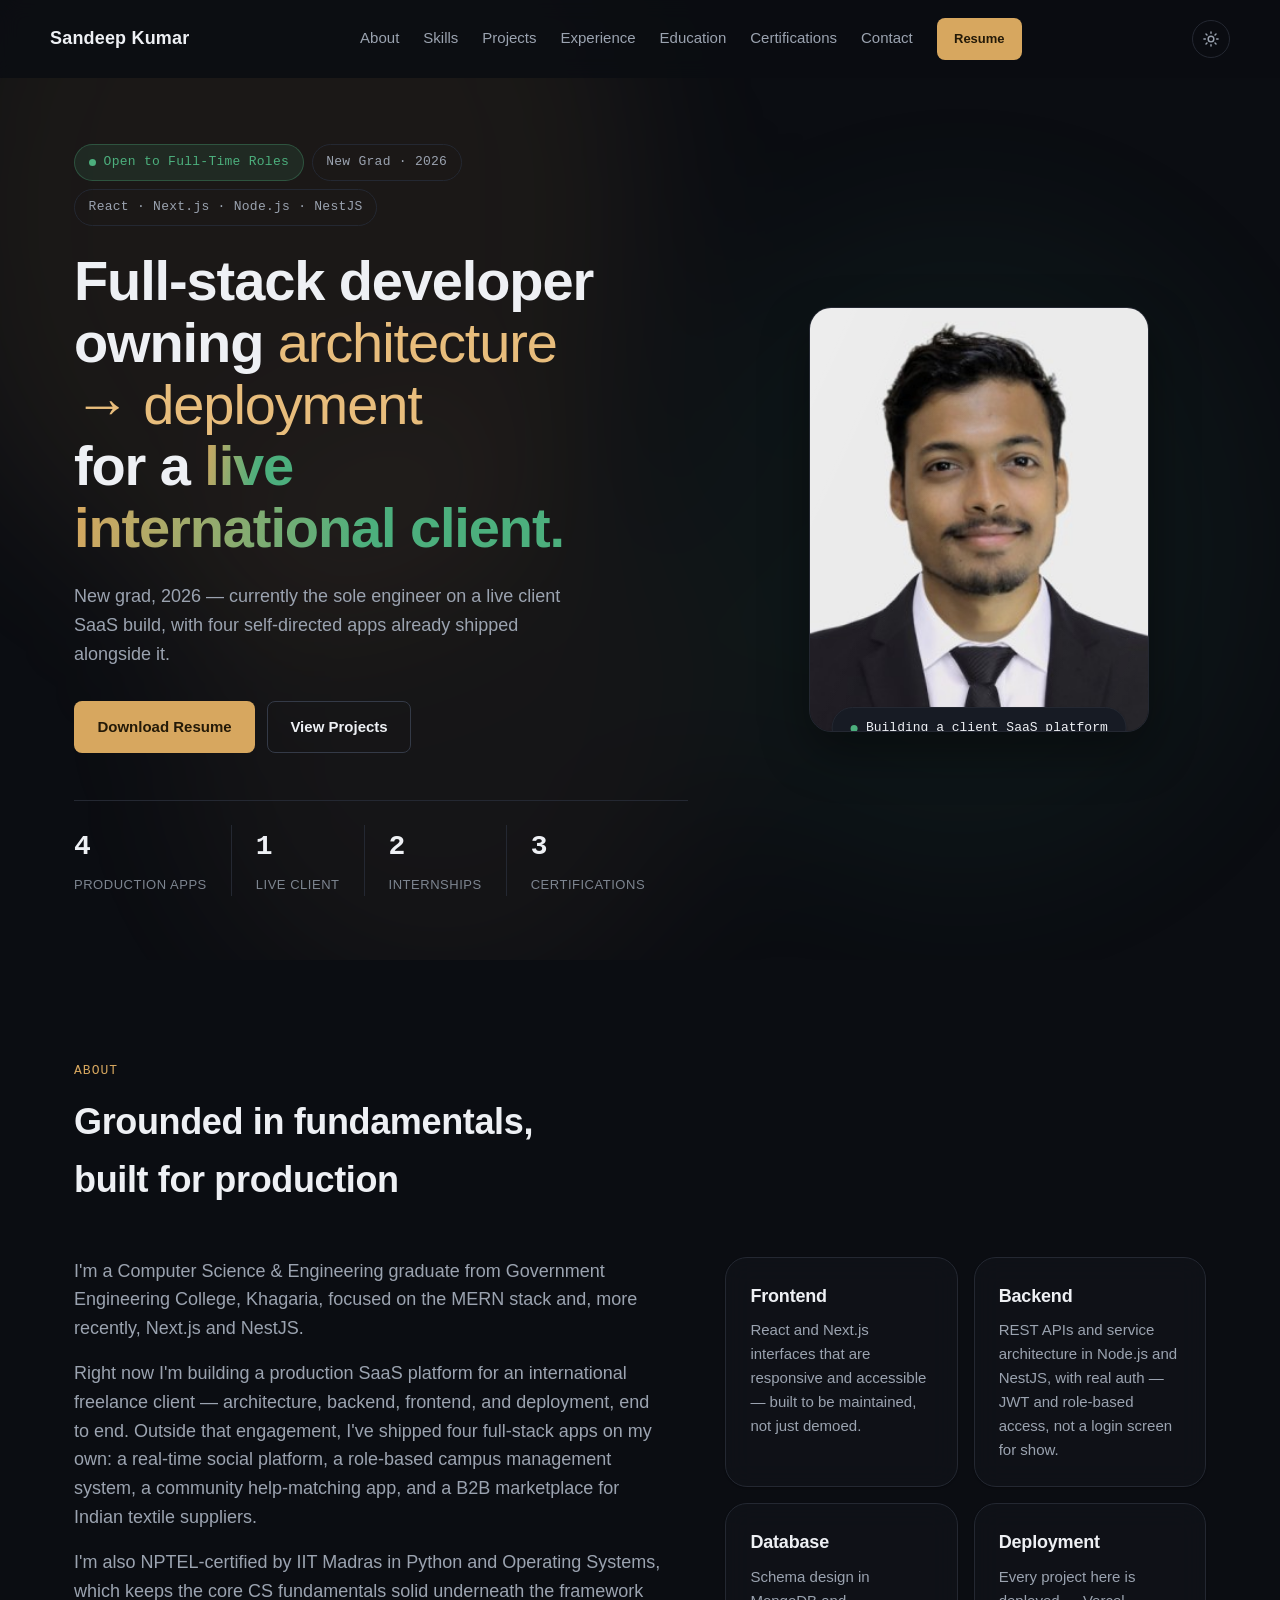
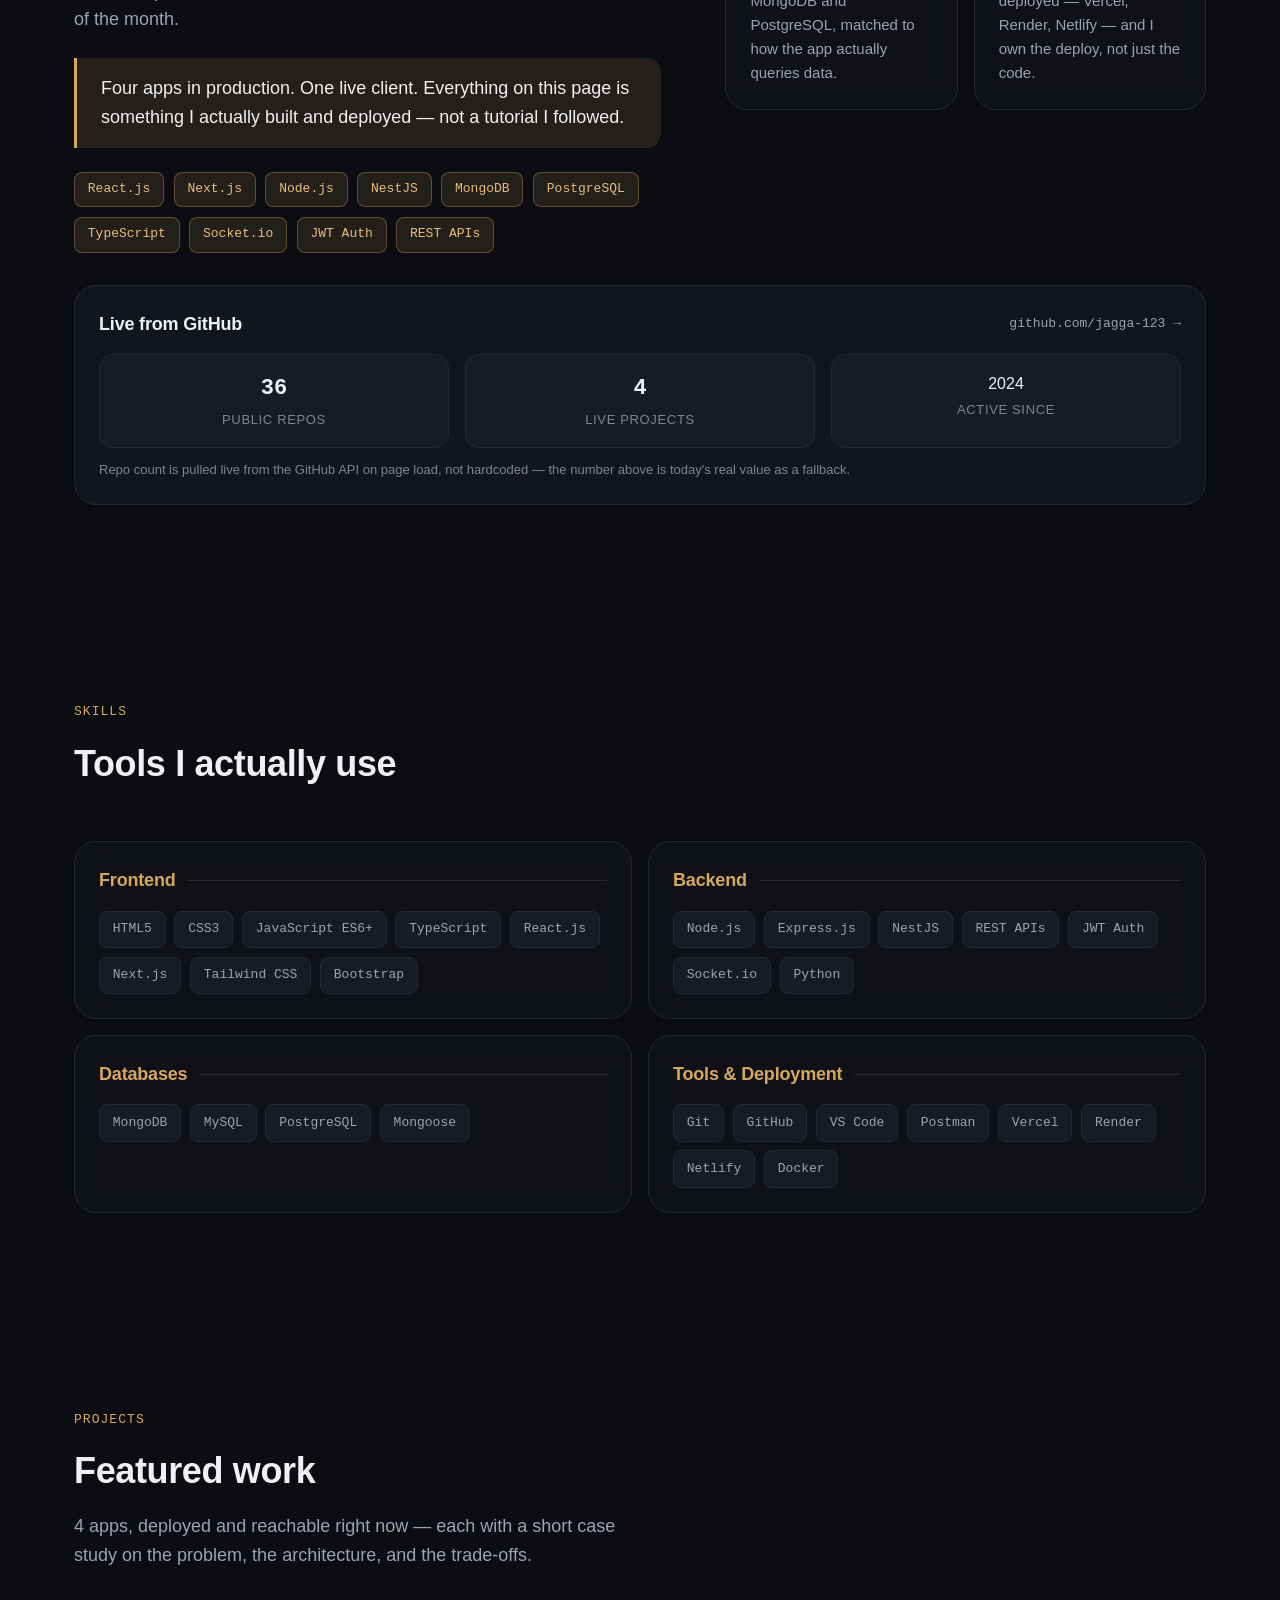
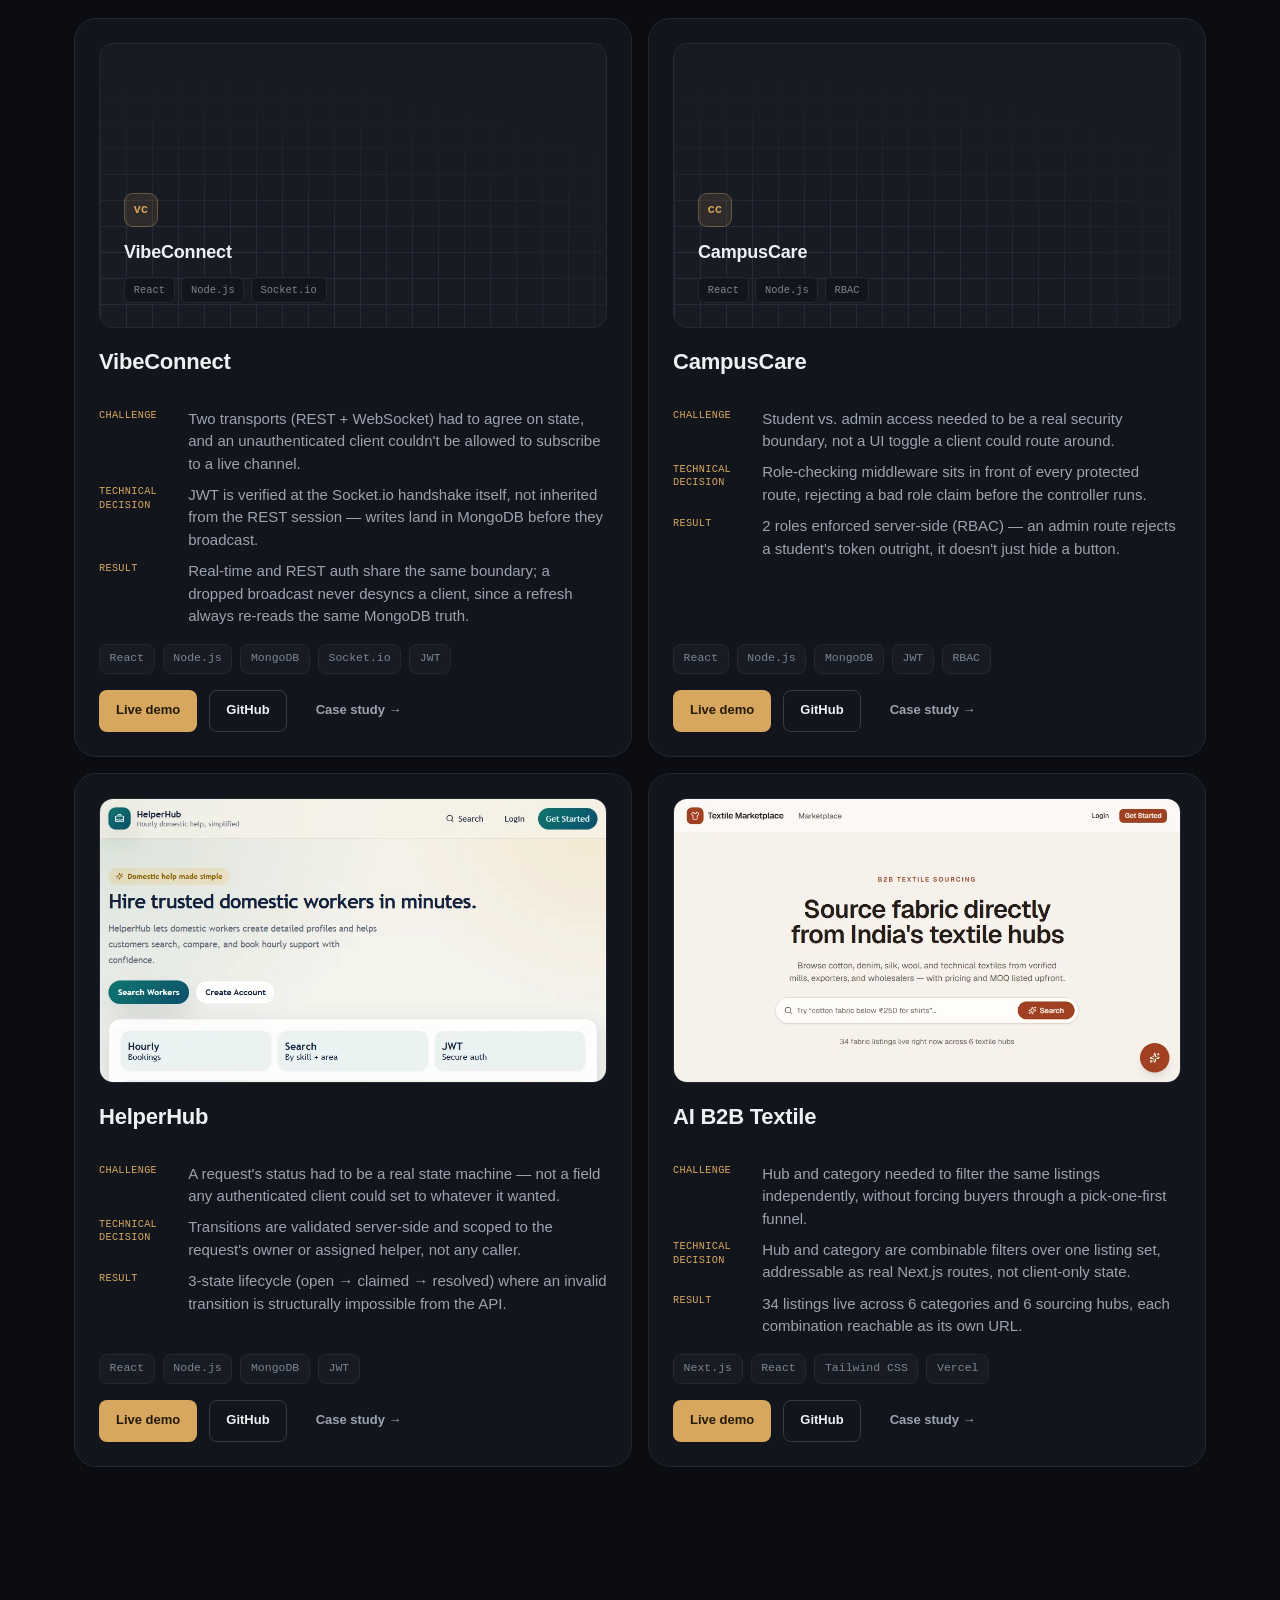
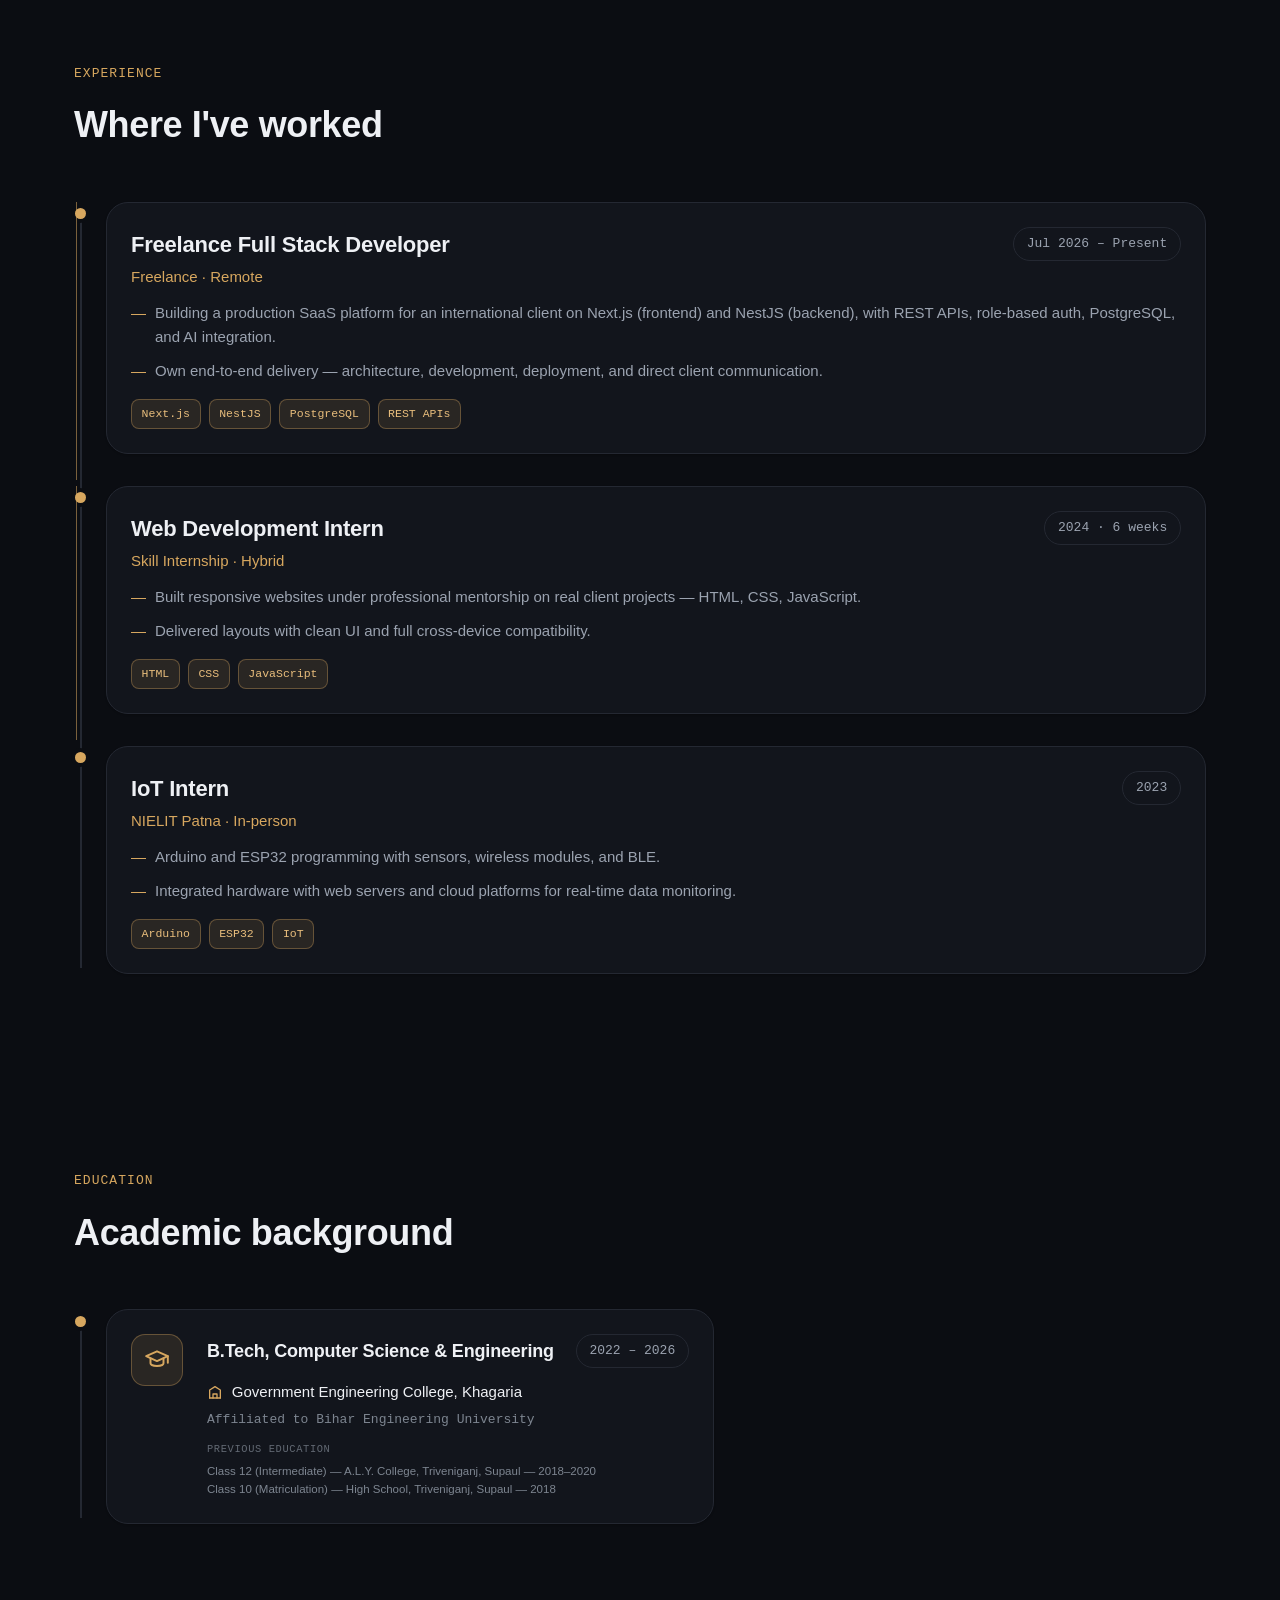
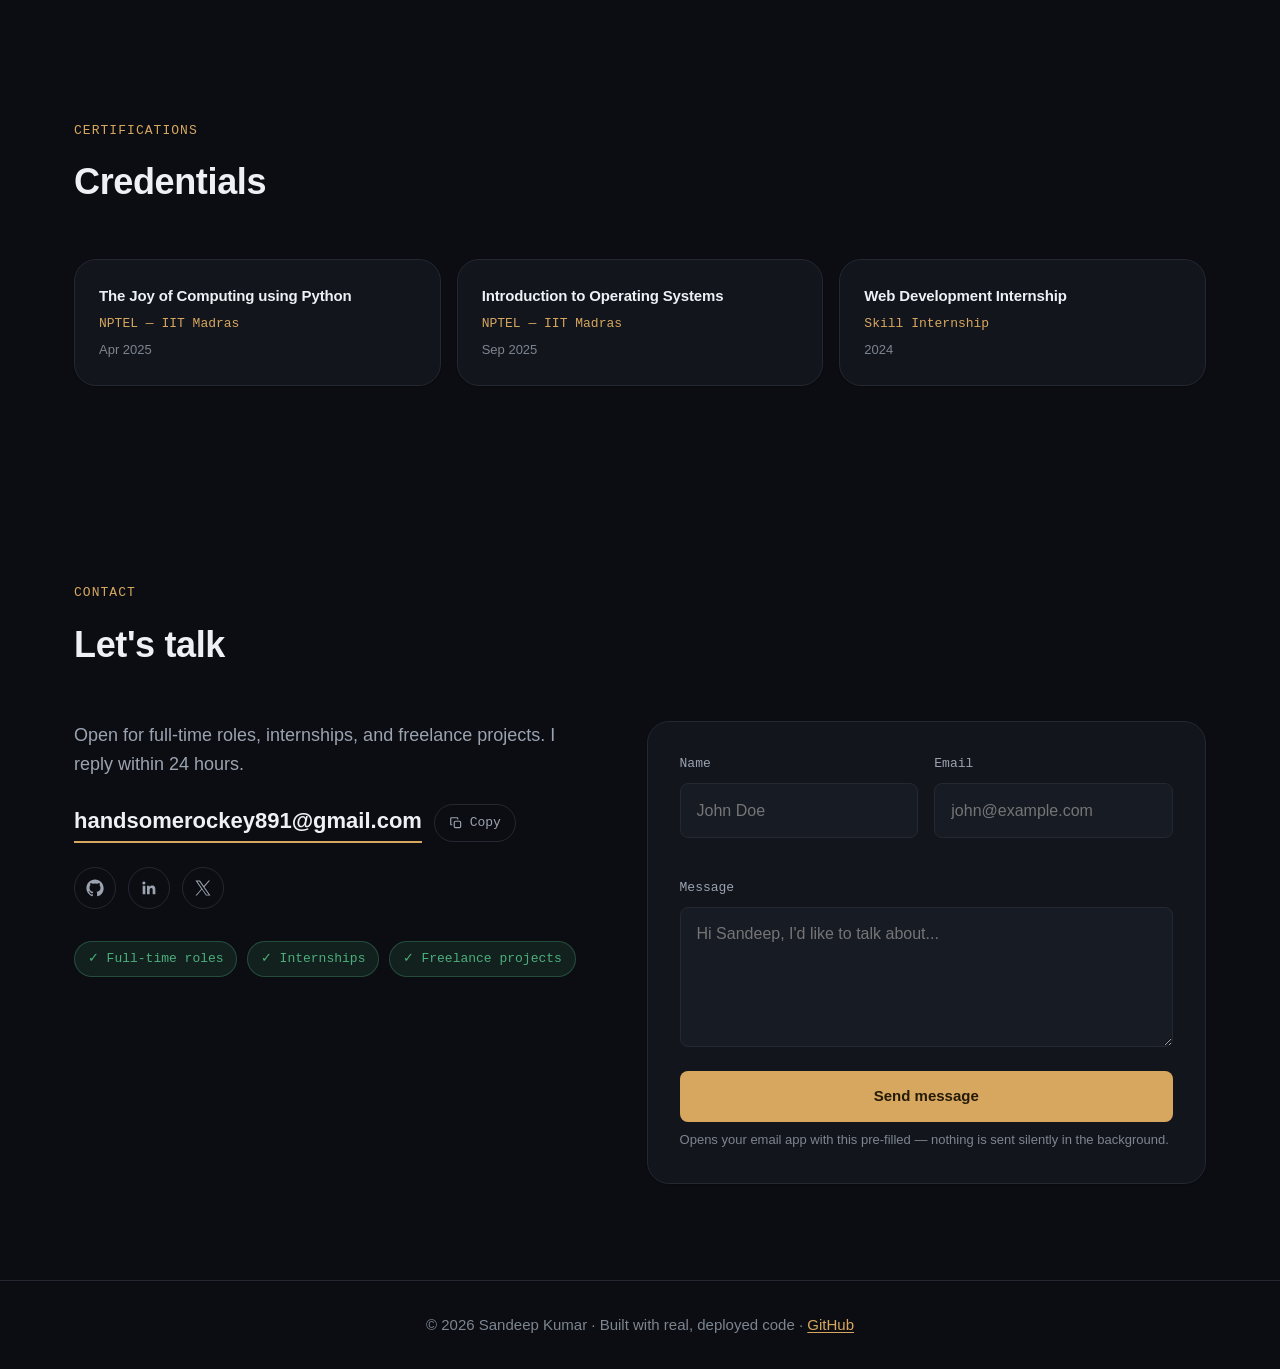
<file: index.html>
<!DOCTYPE html>
<html lang="en">
<head>
  <meta charset="UTF-8">
  <meta name="viewport" content="width=device-width, initial-scale=1.0">
  <title>Sandeep Kumar | Full Stack Developer</title>
  <meta name="description" content="Full Stack Developer building production apps with React, Next.js, Node.js & NestJS. 4 apps shipped, 1 live freelance SaaS build. Open to full-time & internship roles.">

  <link rel="canonical" href="https://portfolio-website-eight-beryl-67.vercel.app/">
  <meta property="og:type" content="website">
  <meta property="og:site_name" content="Sandeep Kumar — Portfolio">
  <meta property="og:url" content="https://portfolio-website-eight-beryl-67.vercel.app/">
  <meta property="og:title" content="Sandeep Kumar | Full Stack Developer">
  <meta property="og:description" content="Full Stack Developer building production apps with React, Next.js, Node.js & NestJS. 4 apps shipped, 1 live freelance SaaS build.">
  <meta property="og:image" content="https://portfolio-website-eight-beryl-67.vercel.app/assets/og-image.png">
  <meta property="og:image:width" content="1200">
  <meta property="og:image:height" content="630">
  <meta property="og:image:type" content="image/png">
  <meta name="twitter:card" content="summary_large_image">
  <meta name="twitter:title" content="Sandeep Kumar | Full Stack Developer">
  <meta name="twitter:description" content="Full Stack Developer building production apps with React, Next.js, Node.js & NestJS.">
  <meta name="twitter:image" content="https://portfolio-website-eight-beryl-67.vercel.app/assets/og-image.png">

  <script type="application/ld+json">
  {
    "@context": "https://schema.org",
    "@type": "Person",
    "name": "Sandeep Kumar",
    "jobTitle": "Full Stack Developer",
    "url": "https://portfolio-website-eight-beryl-67.vercel.app/",
    "email": "mailto:handsomerockey891@gmail.com",
    "alumniOf": "Government Engineering College, Khagaria",
    "knowsAbout": ["React", "Next.js", "Node.js", "NestJS", "MongoDB", "PostgreSQL", "TypeScript", "REST APIs"],
    "sameAs": [
      "https://github.com/jagga-123",
      "https://www.linkedin.com/in/sandeeppal9815/",
      "https://x.com/sande63351"
    ]
  }
  </script>

  <link rel="icon" href="assets/favicon.svg" type="image/svg+xml">
  <link rel="stylesheet" href="styles.css">
  <script>
    /* Applied before paint so the explicit theme choice never flashes. */
    (function () {
      var t = localStorage.getItem('theme');
      if (t === 'light') document.documentElement.setAttribute('data-theme', 'light');
    })();
  </script>
</head>
<body>
  <a href="#main" class="skip-link">Skip to content</a>
  <div class="scroll-progress" id="scrollProgress"><span></span></div>

  <header class="nav" id="navbar">
    <div class="container nav-inner">
      <a href="#home" class="logo">Sandeep Kumar</a>
      <nav class="nav-links" aria-label="Primary">
        <span class="nav-indicator" aria-hidden="true"></span>
        <a href="#about">About</a>
        <a href="#skills">Skills</a>
        <a href="#projects">Projects</a>
        <a href="#experience">Experience</a>
        <a href="#education">Education</a>
        <a href="#certifications">Certifications</a>
        <a href="#contact">Contact</a>
        <a href="assets/Sandeep_Kumar_Resume.pdf" download class="btn btn-primary btn-sm magnetic">Resume</a>
      </nav>
      <div class="nav-controls">
        <button class="theme-toggle" id="themeToggle" type="button" aria-label="Toggle color theme" aria-pressed="true">
          <svg class="icon-sun" viewBox="0 0 24 24" fill="none" stroke="currentColor" stroke-width="2" stroke-linecap="round" aria-hidden="true"><circle cx="12" cy="12" r="4"/><path d="M12 2v2M12 20v2M4.93 4.93l1.41 1.41M17.66 17.66l1.41 1.41M2 12h2M20 12h2M4.93 19.07l1.41-1.41M17.66 6.34l1.41-1.41"/></svg>
          <svg class="icon-moon" viewBox="0 0 24 24" fill="none" stroke="currentColor" stroke-width="2" stroke-linecap="round" aria-hidden="true"><path d="M20 14.5A8.5 8.5 0 1 1 9.5 4a7 7 0 0 0 10.5 10.5z"/></svg>
        </button>
        <button class="hamburger" id="hamburger" type="button" aria-label="Open menu" aria-expanded="false" aria-controls="mobileMenu">
          <svg viewBox="0 0 24 24" fill="none" stroke="currentColor" stroke-width="2" stroke-linecap="round" aria-hidden="true"><path d="M3 6h18M3 12h18M3 18h18"/></svg>
        </button>
      </div>
    </div>
  </header>

  <nav class="mobile-menu" id="mobileMenu" aria-label="Mobile">
    <a href="#about">About</a>
    <a href="#skills">Skills</a>
    <a href="#projects">Projects</a>
    <a href="#experience">Experience</a>
    <a href="#education">Education</a>
    <a href="#certifications">Certifications</a>
    <a href="#contact">Contact</a>
    <a href="assets/Sandeep_Kumar_Resume.pdf" download>Download Resume</a>
  </nav>

  <main id="main">

    <section class="hero" id="home">
      <div class="hero-mesh" aria-hidden="true"><span class="m1"></span><span class="m2"></span><span class="m3"></span></div>
      <div class="container hero-grid">
        <div class="hero-copy">
          <div class="hero-facts">
            <span class="hero-fact is-live"><span class="eyebrow-dot" aria-hidden="true"></span>Open to Full-Time Roles</span>
            <span class="hero-fact">New Grad · 2026</span>
            <span class="hero-fact">React · Next.js · Node.js · NestJS</span>
          </div>
          <h1 id="heroHeadline"><span class="line-mask"><span class="line-inner">Full-stack developer</span></span><span class="line-mask"><span class="line-inner">owning <span class="text-mark">architecture</span></span></span><span class="line-mask"><span class="line-inner"><span class="text-mark">→ deployment</span></span></span><span class="line-mask"><span class="line-inner">for a <span class="gradient-text">live</span></span></span><span class="line-mask"><span class="line-inner"><span class="gradient-text">international client.</span></span></span></h1>
          <p class="hero-lede">New grad, 2026 — currently the sole engineer on a live client SaaS build, with four self-directed apps already shipped alongside it.</p>
          <div class="cta-row">
            <a href="assets/Sandeep_Kumar_Resume.pdf" download class="btn btn-primary magnetic" data-resume-link>Download Resume</a>
            <a href="#projects" class="btn btn-secondary magnetic">View Projects</a>
          </div>
          <div class="hero-stats">
            <div class="hero-stat"><span class="hero-stat-num">4</span><span class="hero-stat-label">Production apps</span></div>
            <div class="hero-stat"><span class="hero-stat-num">1</span><span class="hero-stat-label">Live client</span></div>
            <div class="hero-stat"><span class="hero-stat-num">2</span><span class="hero-stat-label">Internships</span></div>
            <div class="hero-stat"><span class="hero-stat-num">3</span><span class="hero-stat-label">Certifications</span></div>
          </div>
        </div>
        <div class="hero-visual">
          <div class="photo-frame">
            <img src="sandeep.jpg" alt="Sandeep Kumar" width="340" height="425">
            <span class="photo-glass" aria-hidden="true"></span>
            <span class="status-pill"><span class="eyebrow-dot" aria-hidden="true"></span>Building a client SaaS platform</span>
          </div>
        </div>
      </div>
    </section>

    <section id="about">
      <div class="container">
        <div class="section-head reveal">
          <span class="section-tag">About</span>
          <h2 class="section-title">Grounded in fundamentals, built for production</h2>
        </div>

        <div class="about-grid">
          <div class="about-copy">
            <p>I'm a Computer Science &amp; Engineering graduate from Government Engineering College, Khagaria, focused on the MERN stack and, more recently, Next.js and NestJS.</p>
            <p>Right now I'm building a production SaaS platform for an international freelance client — architecture, backend, frontend, and deployment, end to end. Outside that engagement, I've shipped four full-stack apps on my own: a real-time social platform, a role-based campus management system, a community help-matching app, and a B2B marketplace for Indian textile suppliers.</p>
            <p>I'm also NPTEL-certified by IIT Madras in Python and Operating Systems, which keeps the core CS fundamentals solid underneath the framework of the month.</p>

            <div class="about-quote">Four apps in production. One live client. Everything on this page is something I actually built and deployed — not a tutorial I followed.</div>

            <div class="chip-row">
              <span class="chip">React.js</span>
              <span class="chip">Next.js</span>
              <span class="chip">Node.js</span>
              <span class="chip">NestJS</span>
              <span class="chip">MongoDB</span>
              <span class="chip">PostgreSQL</span>
              <span class="chip">TypeScript</span>
              <span class="chip">Socket.io</span>
              <span class="chip">JWT Auth</span>
              <span class="chip">REST APIs</span>
            </div>
          </div>

          <div class="about-cards" data-stagger>
            <div class="card is-glass about-card reveal">
              <h3>Frontend</h3>
              <p>React and Next.js interfaces that are responsive and accessible — built to be maintained, not just demoed.</p>
            </div>
            <div class="card is-glass about-card reveal">
              <h3>Backend</h3>
              <p>REST APIs and service architecture in Node.js and NestJS, with real auth — JWT and role-based access, not a login screen for show.</p>
            </div>
            <div class="card is-glass about-card reveal">
              <h3>Database</h3>
              <p>Schema design in MongoDB and PostgreSQL, matched to how the app actually queries data.</p>
            </div>
            <div class="card is-glass about-card reveal">
              <h3>Deployment</h3>
              <p>Every project here is deployed — Vercel, Render, Netlify — and I own the deploy, not just the code.</p>
            </div>
          </div>
        </div>

        <div class="card gh-block reveal" id="githubStats">
          <div class="gh-head">
            <h3>Live from GitHub</h3>
            <a href="https://github.com/jagga-123" target="_blank" rel="noopener">github.com/jagga-123 →</a>
          </div>
          <div class="gh-stats" data-count-group>
            <div class="gh-stat"><div class="num" data-count-target="36" data-gh="repos">0</div><div class="label">Public repos</div></div>
            <div class="gh-stat"><div class="num" data-count-target="4">0</div><div class="label">Live projects</div></div>
            <div class="gh-stat"><div class="num-static">2024</div><div class="label">Active since</div></div>
          </div>
          <p class="gh-note">Repo count is pulled live from the GitHub API on page load, not hardcoded — the number above is today's real value as a fallback.</p>
        </div>
      </div>
    </section>

    <section id="skills">
      <div class="container">
        <div class="section-head reveal">
          <span class="section-tag">Skills</span>
          <h2 class="section-title">Tools I actually use</h2>
        </div>

        <div class="skills-grid" data-stagger>
          <div class="card is-glass skill-card reveal">
            <h3>Frontend</h3>
            <div class="skill-tags">
              <span class="skill-tag">HTML5</span>
              <span class="skill-tag">CSS3</span>
              <span class="skill-tag">JavaScript ES6+</span>
              <span class="skill-tag">TypeScript</span>
              <span class="skill-tag">React.js</span>
              <span class="skill-tag">Next.js</span>
              <span class="skill-tag">Tailwind CSS</span>
              <span class="skill-tag">Bootstrap</span>
            </div>
          </div>
          <div class="card is-glass skill-card reveal">
            <h3>Backend</h3>
            <div class="skill-tags">
              <span class="skill-tag">Node.js</span>
              <span class="skill-tag">Express.js</span>
              <span class="skill-tag">NestJS</span>
              <span class="skill-tag">REST APIs</span>
              <span class="skill-tag">JWT Auth</span>
              <span class="skill-tag">Socket.io</span>
              <span class="skill-tag">Python</span>
            </div>
          </div>
          <div class="card is-glass skill-card reveal">
            <h3>Databases</h3>
            <div class="skill-tags">
              <span class="skill-tag">MongoDB</span>
              <span class="skill-tag">MySQL</span>
              <span class="skill-tag">PostgreSQL</span>
              <span class="skill-tag">Mongoose</span>
            </div>
          </div>
          <div class="card is-glass skill-card reveal">
            <h3>Tools &amp; Deployment</h3>
            <div class="skill-tags">
              <span class="skill-tag">Git</span>
              <span class="skill-tag">GitHub</span>
              <span class="skill-tag">VS Code</span>
              <span class="skill-tag">Postman</span>
              <span class="skill-tag">Vercel</span>
              <span class="skill-tag">Render</span>
              <span class="skill-tag">Netlify</span>
              <span class="skill-tag">Docker</span>
            </div>
          </div>
        </div>
      </div>
    </section>

    <section id="projects">
      <div class="container">
        <div class="section-head reveal">
          <span class="section-tag">Projects</span>
          <h2 class="section-title">Featured work</h2>
          <p class="section-sub">4 apps, deployed and reachable right now — each with a short case study on the problem, the architecture, and the trade-offs.</p>
        </div>

        <div class="projects-grid" data-stagger>
          <article class="card is-interactive project-card reveal">
            <div class="project-thumb is-cover">
              <div class="cover-grid" aria-hidden="true"></div>
              <div class="cover-content">
                <div class="cover-badge" aria-hidden="true">VC</div>
                <div class="cover-title">VibeConnect</div>
                <div class="cover-stack" aria-hidden="true"><span>React</span><span>Node.js</span><span>Socket.io</span></div>
              </div>
            </div>
            <h3>VibeConnect</h3>
            <dl class="project-spec">
              <div class="spec-row"><dt>Challenge</dt><dd>Two transports (REST + WebSocket) had to agree on state, and an unauthenticated client couldn't be allowed to subscribe to a live channel.</dd></div>
              <div class="spec-row"><dt>Technical Decision</dt><dd>JWT is verified at the Socket.io handshake itself, not inherited from the REST session — writes land in MongoDB before they broadcast.</dd></div>
              <div class="spec-row"><dt>Result</dt><dd>Real-time and REST auth share the same boundary; a dropped broadcast never desyncs a client, since a refresh always re-reads the same MongoDB truth.</dd></div>
            </dl>
            <div class="project-tags">
              <span class="project-tag">React</span>
              <span class="project-tag">Node.js</span>
              <span class="project-tag">MongoDB</span>
              <span class="project-tag">Socket.io</span>
              <span class="project-tag">JWT</span>
            </div>
            <div class="project-actions">
              <a href="https://vibe-connect-chi.vercel.app/" target="_blank" rel="noopener" class="btn btn-primary btn-sm">Live demo</a>
              <a href="https://github.com/jagga-123/vibe-connect" target="_blank" rel="noopener" class="btn btn-secondary btn-sm">GitHub</a>
              <a href="projects/vibeconnect.html" class="btn btn-ghost btn-sm">Case study →</a>
            </div>
          </article>

          <article class="card is-interactive project-card reveal">
            <div class="project-thumb is-cover">
              <div class="cover-grid" aria-hidden="true"></div>
              <div class="cover-content">
                <div class="cover-badge" aria-hidden="true">CC</div>
                <div class="cover-title">CampusCare</div>
                <div class="cover-stack" aria-hidden="true"><span>React</span><span>Node.js</span><span>RBAC</span></div>
              </div>
            </div>
            <h3>CampusCare</h3>
            <dl class="project-spec">
              <div class="spec-row"><dt>Challenge</dt><dd>Student vs. admin access needed to be a real security boundary, not a UI toggle a client could route around.</dd></div>
              <div class="spec-row"><dt>Technical Decision</dt><dd>Role-checking middleware sits in front of every protected route, rejecting a bad role claim before the controller runs.</dd></div>
              <div class="spec-row"><dt>Result</dt><dd>2 roles enforced server-side (RBAC) — an admin route rejects a student's token outright, it doesn't just hide a button.</dd></div>
            </dl>
            <div class="project-tags">
              <span class="project-tag">React</span>
              <span class="project-tag">Node.js</span>
              <span class="project-tag">MongoDB</span>
              <span class="project-tag">JWT</span>
              <span class="project-tag">RBAC</span>
            </div>
            <div class="project-actions">
              <a href="https://campuscare-frontend.onrender.com" target="_blank" rel="noopener" class="btn btn-primary btn-sm">Live demo</a>
              <a href="https://github.com/jagga-123/campuse--care" target="_blank" rel="noopener" class="btn btn-secondary btn-sm">GitHub</a>
              <a href="projects/campuscare.html" class="btn btn-ghost btn-sm">Case study →</a>
            </div>
          </article>

          <article class="card is-interactive project-card reveal">
            <div class="project-thumb">
              <picture>
                <source srcset="assets/projects/helperhub.webp" type="image/webp">
                <img src="assets/projects/helperhub.png" alt="HelperHub — hourly domestic-help booking marketplace, live product screenshot" loading="lazy" decoding="async" width="960" height="540">
              </picture>
            </div>
            <h3>HelperHub</h3>
            <dl class="project-spec">
              <div class="spec-row"><dt>Challenge</dt><dd>A request's status had to be a real state machine — not a field any authenticated client could set to whatever it wanted.</dd></div>
              <div class="spec-row"><dt>Technical Decision</dt><dd>Transitions are validated server-side and scoped to the request's owner or assigned helper, not any caller.</dd></div>
              <div class="spec-row"><dt>Result</dt><dd>3-state lifecycle (open → claimed → resolved) where an invalid transition is structurally impossible from the API.</dd></div>
            </dl>
            <div class="project-tags">
              <span class="project-tag">React</span>
              <span class="project-tag">Node.js</span>
              <span class="project-tag">MongoDB</span>
              <span class="project-tag">JWT</span>
            </div>
            <div class="project-actions">
              <a href="https://eclectic-marzipan-57a909.netlify.app/" target="_blank" rel="noopener" class="btn btn-primary btn-sm">Live demo</a>
              <a href="https://github.com/jagga-123/Helperhub" target="_blank" rel="noopener" class="btn btn-secondary btn-sm">GitHub</a>
              <a href="projects/helperhub.html" class="btn btn-ghost btn-sm">Case study →</a>
            </div>
          </article>

          <article class="card is-interactive project-card reveal">
            <div class="project-thumb">
              <picture>
                <source srcset="assets/projects/ai-b2b-textile.webp" type="image/webp">
                <img src="assets/projects/ai-b2b-textile.png" alt="AI B2B Textile — fabric sourcing marketplace, live product screenshot" loading="lazy" decoding="async" width="960" height="540">
              </picture>
            </div>
            <h3>AI B2B Textile</h3>
            <dl class="project-spec">
              <div class="spec-row"><dt>Challenge</dt><dd>Hub and category needed to filter the same listings independently, without forcing buyers through a pick-one-first funnel.</dd></div>
              <div class="spec-row"><dt>Technical Decision</dt><dd>Hub and category are combinable filters over one listing set, addressable as real Next.js routes, not client-only state.</dd></div>
              <div class="spec-row"><dt>Result</dt><dd>34 listings live across 6 categories and 6 sourcing hubs, each combination reachable as its own URL.</dd></div>
            </dl>
            <div class="project-tags">
              <span class="project-tag">Next.js</span>
              <span class="project-tag">React</span>
              <span class="project-tag">Tailwind CSS</span>
              <span class="project-tag">Vercel</span>
            </div>
            <div class="project-actions">
              <a href="https://ai-b2-b-textile-frontend.vercel.app/" target="_blank" rel="noopener" class="btn btn-primary btn-sm">Live demo</a>
              <a href="https://github.com/jagga-123/AI-B2B-TEXTILE" target="_blank" rel="noopener" class="btn btn-secondary btn-sm">GitHub</a>
              <a href="projects/ai-b2b-textile.html" class="btn btn-ghost btn-sm">Case study →</a>
            </div>
          </article>
        </div>
      </div>
    </section>

    <section id="experience">
      <div class="container">
        <div class="section-head reveal">
          <span class="section-tag">Experience</span>
          <h2 class="section-title">Where I've worked</h2>
        </div>

        <div class="timeline" data-stagger>
          <div class="timeline-item reveal">
            <div class="timeline-dot" aria-hidden="true"></div>
            <div class="card timeline-body">
              <div class="exp-head">
                <div>
                  <h3 class="exp-role">Freelance Full Stack Developer</h3>
                  <div class="exp-org">Freelance · Remote</div>
                </div>
                <span class="exp-period">Jul 2026 – Present</span>
              </div>
              <ul class="exp-list">
                <li>Building a production SaaS platform for an international client on Next.js (frontend) and NestJS (backend), with REST APIs, role-based auth, PostgreSQL, and AI integration.</li>
                <li>Own end-to-end delivery — architecture, development, deployment, and direct client communication.</li>
              </ul>
              <div class="exp-tags">
                <span class="exp-tag">Next.js</span>
                <span class="exp-tag">NestJS</span>
                <span class="exp-tag">PostgreSQL</span>
                <span class="exp-tag">REST APIs</span>
              </div>
            </div>
          </div>

          <div class="timeline-item reveal">
            <div class="timeline-dot" aria-hidden="true"></div>
            <div class="card timeline-body">
              <div class="exp-head">
                <div>
                  <h3 class="exp-role">Web Development Intern</h3>
                  <div class="exp-org">Skill Internship · Hybrid</div>
                </div>
                <span class="exp-period">2024 · 6 weeks</span>
              </div>
              <ul class="exp-list">
                <li>Built responsive websites under professional mentorship on real client projects — HTML, CSS, JavaScript.</li>
                <li>Delivered layouts with clean UI and full cross-device compatibility.</li>
              </ul>
              <div class="exp-tags">
                <span class="exp-tag">HTML</span>
                <span class="exp-tag">CSS</span>
                <span class="exp-tag">JavaScript</span>
              </div>
            </div>
          </div>

          <div class="timeline-item reveal">
            <div class="timeline-dot" aria-hidden="true"></div>
            <div class="card timeline-body">
              <div class="exp-head">
                <div>
                  <h3 class="exp-role">IoT Intern</h3>
                  <div class="exp-org">NIELIT Patna · In-person</div>
                </div>
                <span class="exp-period">2023</span>
              </div>
              <ul class="exp-list">
                <li>Arduino and ESP32 programming with sensors, wireless modules, and BLE.</li>
                <li>Integrated hardware with web servers and cloud platforms for real-time data monitoring.</li>
              </ul>
              <div class="exp-tags">
                <span class="exp-tag">Arduino</span>
                <span class="exp-tag">ESP32</span>
                <span class="exp-tag">IoT</span>
              </div>
            </div>
          </div>
        </div>
      </div>
    </section>

    <section id="education">
      <div class="container">
        <div class="section-head reveal">
          <span class="section-tag">Education</span>
          <h2 class="section-title">Academic background</h2>
        </div>
        <div class="timeline edu-timeline">
          <div class="timeline-item reveal">
            <div class="timeline-dot" aria-hidden="true"></div>
            <div class="card timeline-body edu-card">
              <div class="edu-badge" aria-hidden="true">
                <svg viewBox="0 0 24 24" fill="none" stroke="currentColor" stroke-width="1.8" stroke-linecap="round" stroke-linejoin="round"><path d="M2 8.5 12 4l10 4.5-10 4.5-10-4.5Z"/><path d="M6 10.7v4.3c0 1.4 2.7 2.5 6 2.5s6-1.1 6-2.5v-4.3"/><path d="M22 8.5v6"/></svg>
              </div>
              <div class="edu-content">
                <div class="edu-top">
                  <h3 class="edu-degree">B.Tech, Computer Science &amp; Engineering</h3>
                  <span class="exp-period">2022 – 2026</span>
                </div>
                <div class="edu-org">
                  <svg viewBox="0 0 24 24" fill="none" stroke="currentColor" stroke-width="2" stroke-linecap="round" stroke-linejoin="round" aria-hidden="true"><path d="M4 21V9l8-5 8 5v12"/><path d="M4 21h16"/><path d="M9 21v-6h6v6"/></svg>
                  <span>Government Engineering College, Khagaria</span>
                </div>
                <div class="edu-affiliation">Affiliated to Bihar Engineering University</div>
                <div class="edu-prior">
                  <span class="edu-prior-label">Previous education</span>
                  <div class="edu-prior-item">Class 12 (Intermediate) — A.L.Y. College, Triveniganj, Supaul — 2018–2020</div>
                  <div class="edu-prior-item">Class 10 (Matriculation) — High School, Triveniganj, Supaul — 2018</div>
                </div>
              </div>
            </div>
          </div>
        </div>
      </div>
    </section>

    <section id="certifications">
      <div class="container">
        <div class="section-head reveal">
          <span class="section-tag">Certifications</span>
          <h2 class="section-title">Credentials</h2>
        </div>
        <div class="cert-grid" data-stagger>
          <div class="card cert-card reveal">
            <h3>The Joy of Computing using Python</h3>
            <span class="cert-issuer">NPTEL — IIT Madras</span>
            <span class="cert-date">Apr 2025</span>
          </div>
          <div class="card cert-card reveal">
            <h3>Introduction to Operating Systems</h3>
            <span class="cert-issuer">NPTEL — IIT Madras</span>
            <span class="cert-date">Sep 2025</span>
          </div>
          <div class="card cert-card reveal">
            <h3>Web Development Internship</h3>
            <span class="cert-issuer">Skill Internship</span>
            <span class="cert-date">2024</span>
          </div>
        </div>
      </div>
    </section>

    <section id="contact">
      <div class="container">
        <div class="section-head reveal">
          <span class="section-tag">Contact</span>
          <h2 class="section-title">Let's talk</h2>
        </div>

        <div class="contact-grid" data-stagger>
          <div class="reveal">
            <p class="contact-lede">Open for full-time roles, internships, and freelance projects. I reply within 24 hours.</p>
            <div class="contact-email-row">
              <a href="mailto:handsomerockey891@gmail.com" class="contact-email">handsomerockey891@gmail.com</a>
              <button type="button" class="copy-email-btn" id="copyEmailBtn" data-email="handsomerockey891@gmail.com" aria-label="Copy email address">
                <svg class="icon-copy" viewBox="0 0 24 24" fill="none" stroke="currentColor" stroke-width="2" stroke-linecap="round" stroke-linejoin="round" aria-hidden="true"><rect x="9" y="9" width="11" height="11" rx="2"/><path d="M5 15H4a1 1 0 0 1-1-1V4a1 1 0 0 1 1-1h10a1 1 0 0 1 1 1v1"/></svg>
                <svg class="icon-check" viewBox="0 0 24 24" fill="none" stroke="currentColor" stroke-width="2" stroke-linecap="round" stroke-linejoin="round" aria-hidden="true"><path d="M20 6 9 17l-5-5"/></svg>
                <span class="copy-email-label">Copy</span>
              </button>
            </div>
            <div class="social-row">
              <a href="https://github.com/jagga-123" target="_blank" rel="noopener" class="icon-link" aria-label="GitHub"><svg viewBox="0 0 24 24" fill="currentColor" aria-hidden="true"><path d="M12 .5C5.65.5.5 5.66.5 12.03c0 5.1 3.29 9.42 7.86 10.95.58.1.79-.25.79-.56 0-.28-.01-1.02-.02-2-3.2.7-3.88-1.54-3.88-1.54-.52-1.34-1.28-1.7-1.28-1.7-1.04-.72.08-.7.08-.7 1.15.08 1.76 1.19 1.76 1.19 1.03 1.76 2.7 1.25 3.36.96.1-.75.4-1.25.73-1.54-2.55-.29-5.24-1.28-5.24-5.7 0-1.26.45-2.29 1.18-3.1-.12-.29-.51-1.46.11-3.05 0 0 .96-.31 3.15 1.18a10.9 10.9 0 0 1 5.74 0c2.19-1.49 3.15-1.18 3.15-1.18.62 1.6.23 2.76.11 3.05.74.81 1.18 1.84 1.18 3.1 0 4.43-2.7 5.4-5.26 5.69.42.36.78 1.08.78 2.18 0 1.57-.02 2.84-.02 3.23 0 .31.21.67.8.56A10.53 10.53 0 0 0 23.5 12.03C23.5 5.66 18.35.5 12 .5Z"/></svg></a>
              <a href="https://www.linkedin.com/in/sandeeppal9815/" target="_blank" rel="noopener" class="icon-link" aria-label="LinkedIn"><svg viewBox="0 0 24 24" fill="currentColor" aria-hidden="true"><path d="M20.45 20.45h-3.56v-5.57c0-1.33-.02-3.04-1.85-3.04-1.86 0-2.14 1.45-2.14 2.94v5.67H9.34V9h3.42v1.56h.05c.48-.9 1.64-1.85 3.38-1.85 3.61 0 4.28 2.38 4.28 5.47v6.27ZM5.34 7.43a2.07 2.07 0 1 1 0-4.13 2.07 2.07 0 0 1 0 4.13ZM7.12 20.45H3.56V9h3.56v11.45Z"/></svg></a>
              <a href="https://x.com/sande63351" target="_blank" rel="noopener" class="icon-link" aria-label="X (Twitter)"><svg viewBox="0 0 24 24" fill="currentColor" aria-hidden="true"><path d="M13.9 10.6 21.3 2h-1.76l-6.42 7.47L7.98 2H2l7.76 11.3L2 22h1.76l6.78-7.88L16.02 22H22l-8.1-11.4Zm-2.4 2.79-.79-1.12L4.5 3.3h2.7l5.03 7.2.79 1.12 6.54 9.36h-2.7l-5.36-7.19Z"/></svg></a>
            </div>
            <div class="avail-row">
              <span class="avail-pill">✓ Full-time roles</span>
              <span class="avail-pill">✓ Internships</span>
              <span class="avail-pill">✓ Freelance projects</span>
            </div>
          </div>

          <form class="card contact-form reveal" id="contactForm" novalidate>
            <div class="form-row">
              <div class="form-group">
                <label for="name">Name</label>
                <input type="text" id="name" class="form-input" placeholder="John Doe" required>
                <div class="field-error" data-error-for="name"></div>
              </div>
              <div class="form-group">
                <label for="email">Email</label>
                <input type="email" id="email" class="form-input" placeholder="john@example.com" required>
                <div class="field-error" data-error-for="email"></div>
              </div>
            </div>
            <div class="form-group">
              <label for="message">Message</label>
              <textarea id="message" class="form-input" placeholder="Hi Sandeep, I'd like to talk about..." required></textarea>
              <div class="field-error" data-error-for="message"></div>
            </div>
            <button type="submit" class="btn btn-primary btn-block">Send message</button>
            <p class="form-note">Opens your email app with this pre-filled — nothing is sent silently in the background.</p>
            <div class="form-status" id="formStatus" role="status" aria-live="polite"></div>
          </form>
        </div>
      </div>
    </section>

  </main>

  <footer class="site">
    <div class="container">
      © <span id="footerYear">2026</span> Sandeep Kumar · Built with real, deployed code · <a href="https://github.com/jagga-123" target="_blank" rel="noopener">GitHub</a>
    </div>
  </footer>

  <a href="#home" class="back-to-top" id="backToTop" aria-label="Back to top">
    <svg viewBox="0 0 24 24" fill="none" stroke="currentColor" stroke-width="2" stroke-linecap="round" aria-hidden="true"><path d="M12 19V5M5 12l7-7 7 7"/></svg>
  </a>

  <script src="scripts.js" defer></script>
</body>
</html>
</file>
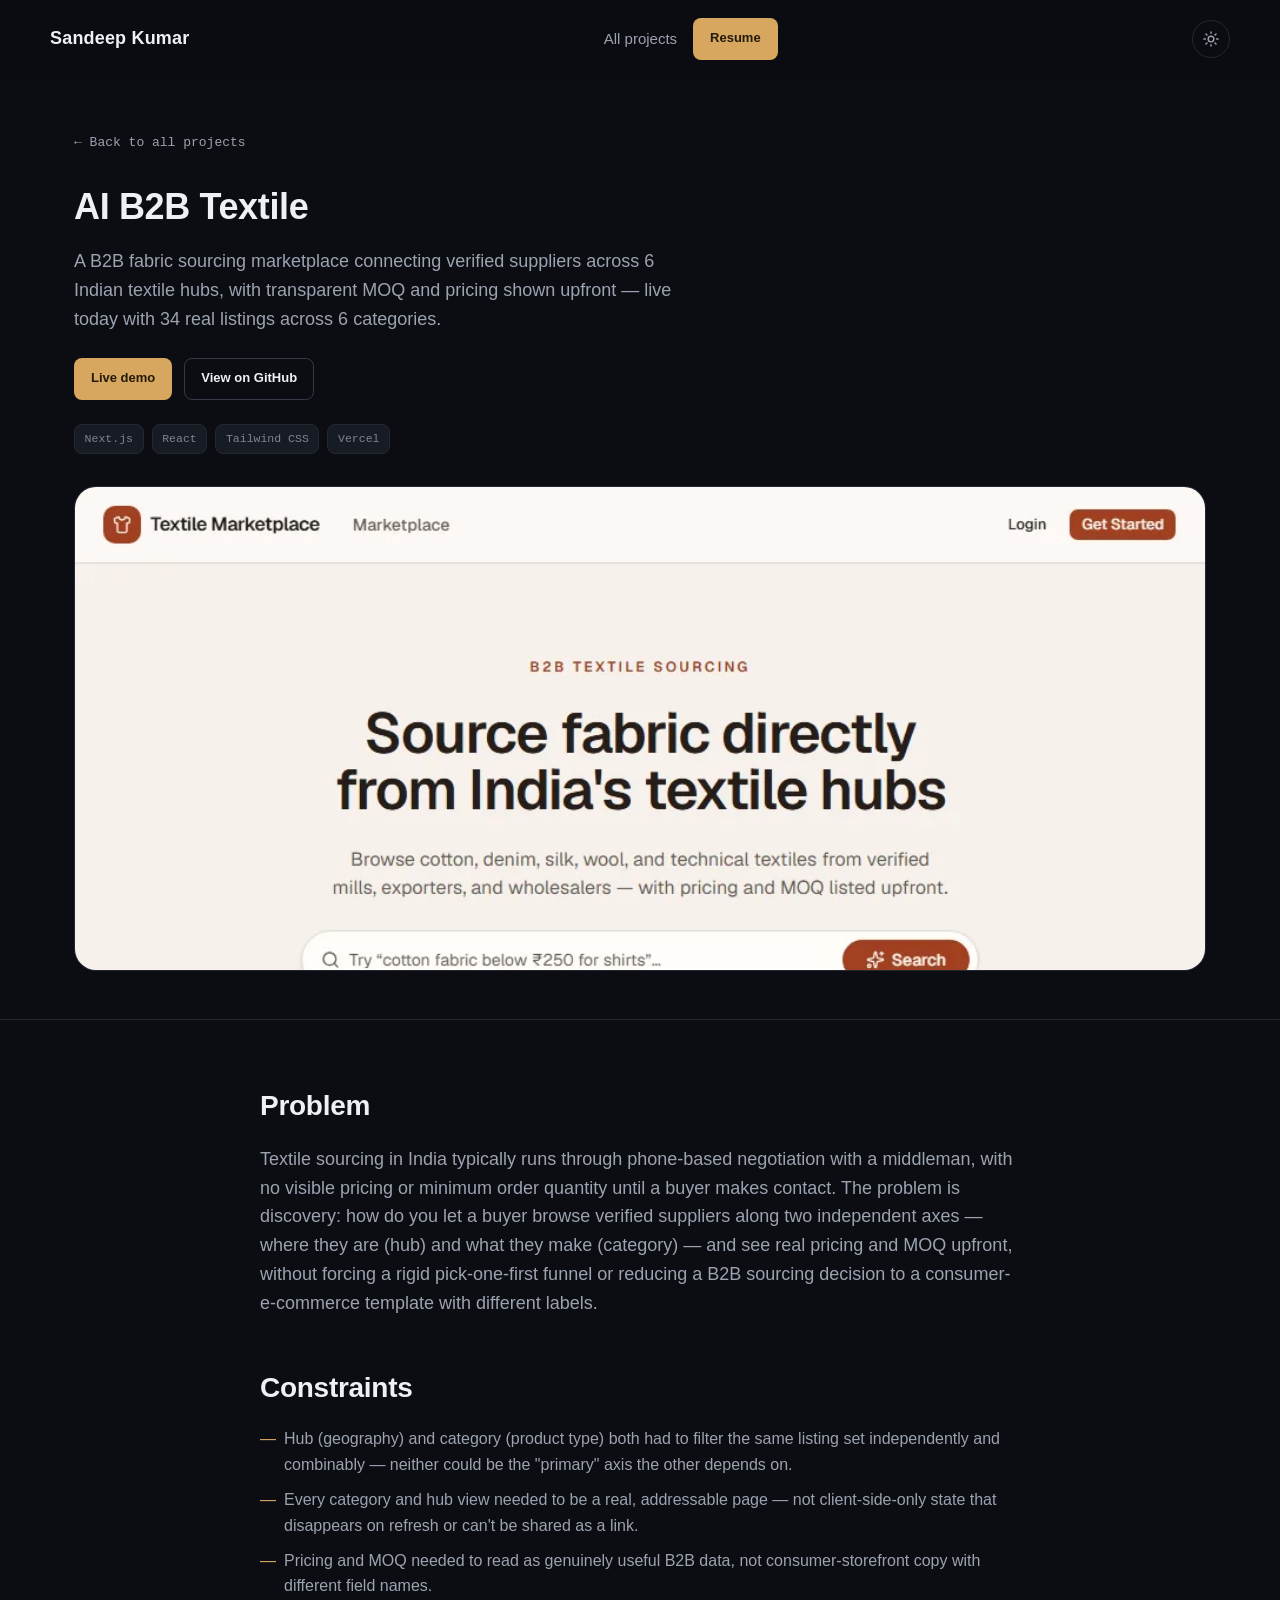
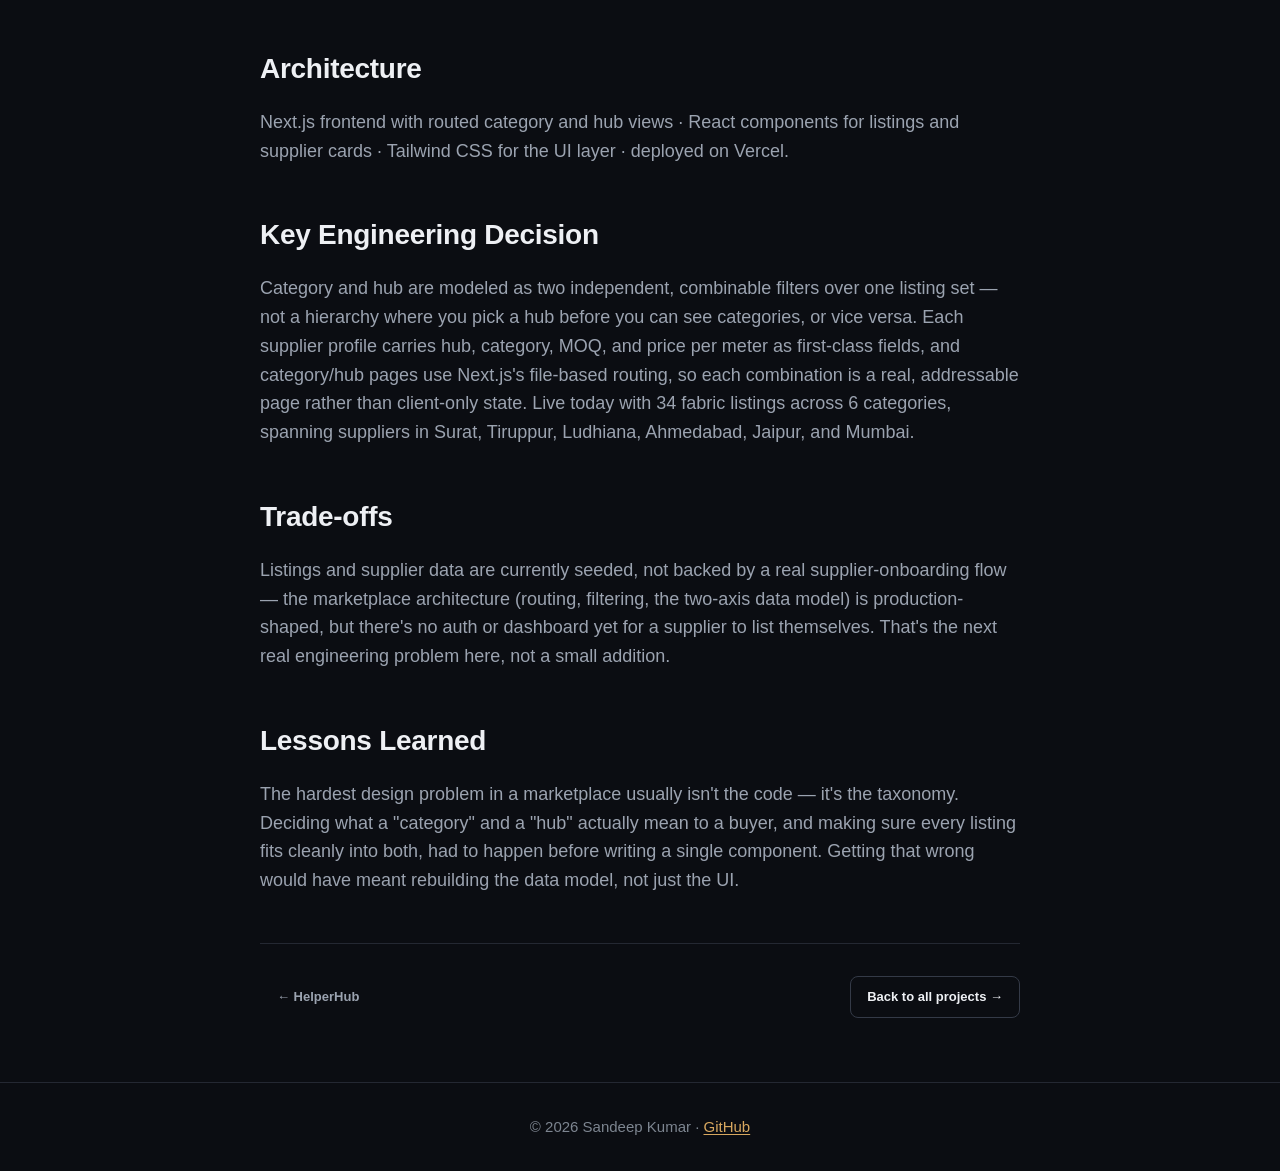
<file: projects/ai-b2b-textile.html>
<!DOCTYPE html>
<html lang="en">
<head>
  <meta charset="UTF-8">
  <meta name="viewport" content="width=device-width, initial-scale=1.0">
  <title>AI B2B Textile — Case Study | Sandeep Kumar</title>
  <meta name="description" content="How AI B2B Textile structures a B2B marketplace by hub and category across 6 Indian textile hubs — architecture, challenges, and what I'd do differently.">
  <link rel="canonical" href="https://portfolio-website-eight-beryl-67.vercel.app/projects/ai-b2b-textile.html">
  <link rel="icon" href="../assets/favicon.svg" type="image/svg+xml">
  <link rel="stylesheet" href="../styles.css">
  <script>(function(){var t=localStorage.getItem('theme');if(t==='light')document.documentElement.setAttribute('data-theme','light');})();</script>
</head>
<body>
  <a href="#main" class="skip-link">Skip to content</a>

  <header class="nav">
    <div class="container nav-inner">
      <a href="../index.html" class="logo">Sandeep Kumar</a>
      <div class="case-top-links">
        <a href="../index.html#projects">All projects</a>
        <a href="../assets/Sandeep_Kumar_Resume.pdf" download class="btn btn-primary btn-sm">Resume</a>
      </div>
      <div class="nav-controls">
        <button class="theme-toggle" id="themeToggle" type="button" aria-label="Toggle color theme" aria-pressed="true">
          <svg class="icon-sun" viewBox="0 0 24 24" fill="none" stroke="currentColor" stroke-width="2" stroke-linecap="round" aria-hidden="true"><circle cx="12" cy="12" r="4"/><path d="M12 2v2M12 20v2M4.93 4.93l1.41 1.41M17.66 17.66l1.41 1.41M2 12h2M20 12h2M4.93 19.07l1.41-1.41M17.66 6.34l1.41-1.41"/></svg>
          <svg class="icon-moon" viewBox="0 0 24 24" fill="none" stroke="currentColor" stroke-width="2" stroke-linecap="round" aria-hidden="true"><path d="M20 14.5A8.5 8.5 0 1 1 9.5 4a7 7 0 0 0 10.5 10.5z"/></svg>
        </button>
      </div>
    </div>
  </header>

  <main id="main">
    <section class="case-hero">
      <div class="container">
        <a href="../index.html#projects" class="case-back">← Back to all projects</a>
        <h1>AI B2B Textile</h1>
        <p class="tagline">A B2B fabric sourcing marketplace connecting verified suppliers across 6 Indian textile hubs, with transparent MOQ and pricing shown upfront — live today with 34 real listings across 6 categories.</p>
        <div class="case-meta">
          <a href="https://ai-b2-b-textile-frontend.vercel.app/" target="_blank" rel="noopener" class="btn btn-primary btn-sm">Live demo</a>
          <a href="https://github.com/jagga-123/AI-B2B-TEXTILE" target="_blank" rel="noopener" class="btn btn-secondary btn-sm">View on GitHub</a>
        </div>
        <div class="project-tags">
          <span class="project-tag">Next.js</span>
          <span class="project-tag">React</span>
          <span class="project-tag">Tailwind CSS</span>
          <span class="project-tag">Vercel</span>
        </div>
        <div class="case-thumb">
          <picture>
            <source srcset="../assets/projects/ai-b2b-textile.webp" type="image/webp">
            <img src="../assets/projects/ai-b2b-textile.png" alt="AI B2B Textile — fabric sourcing marketplace, live product screenshot" loading="lazy" decoding="async">
          </picture>
        </div>
      </div>
    </section>

    <div class="container">
      <div class="case-body" data-stagger>

        <div class="case-section reveal">
          <h2>Problem</h2>
          <p>Textile sourcing in India typically runs through phone-based negotiation with a middleman, with no visible pricing or minimum order quantity until a buyer makes contact. The problem is discovery: how do you let a buyer browse verified suppliers along two independent axes — where they are (hub) and what they make (category) — and see real pricing and MOQ upfront, without forcing a rigid pick-one-first funnel or reducing a B2B sourcing decision to a consumer-e-commerce template with different labels.</p>
        </div>

        <div class="case-section reveal">
          <h2>Constraints</h2>
          <ul>
            <li>Hub (geography) and category (product type) both had to filter the same listing set independently and combinably — neither could be the "primary" axis the other depends on.</li>
            <li>Every category and hub view needed to be a real, addressable page — not client-side-only state that disappears on refresh or can't be shared as a link.</li>
            <li>Pricing and MOQ needed to read as genuinely useful B2B data, not consumer-storefront copy with different field names.</li>
          </ul>
        </div>

        <div class="case-section reveal">
          <h2>Architecture</h2>
          <p>Next.js frontend with routed category and hub views · React components for listings and supplier cards · Tailwind CSS for the UI layer · deployed on Vercel.</p>
        </div>

        <div class="case-section reveal">
          <h2>Key Engineering Decision</h2>
          <p>Category and hub are modeled as two independent, combinable filters over one listing set — not a hierarchy where you pick a hub before you can see categories, or vice versa. Each supplier profile carries hub, category, MOQ, and price per meter as first-class fields, and category/hub pages use Next.js's file-based routing, so each combination is a real, addressable page rather than client-only state. Live today with 34 fabric listings across 6 categories, spanning suppliers in Surat, Tiruppur, Ludhiana, Ahmedabad, Jaipur, and Mumbai.</p>
        </div>

        <div class="case-section reveal">
          <h2>Trade-offs</h2>
          <p>Listings and supplier data are currently seeded, not backed by a real supplier-onboarding flow — the marketplace architecture (routing, filtering, the two-axis data model) is production-shaped, but there's no auth or dashboard yet for a supplier to list themselves. That's the next real engineering problem here, not a small addition.</p>
        </div>

        <div class="case-section reveal">
          <h2>Lessons Learned</h2>
          <p>The hardest design problem in a marketplace usually isn't the code — it's the taxonomy. Deciding what a "category" and a "hub" actually mean to a buyer, and making sure every listing fits cleanly into both, had to happen before writing a single component. Getting that wrong would have meant rebuilding the data model, not just the UI.</p>
        </div>

        <div class="case-nav">
          <a href="helperhub.html" class="btn btn-ghost btn-sm">← HelperHub</a>
          <a href="../index.html#projects" class="btn btn-secondary btn-sm">Back to all projects →</a>
        </div>
      </div>
    </div>
  </main>

  <footer class="site">
    <div class="container">© <span id="footerYear">2026</span> Sandeep Kumar · <a href="https://github.com/jagga-123" target="_blank" rel="noopener">GitHub</a></div>
  </footer>

  <script src="../scripts.js" defer></script>
</body>
</html>
</file>
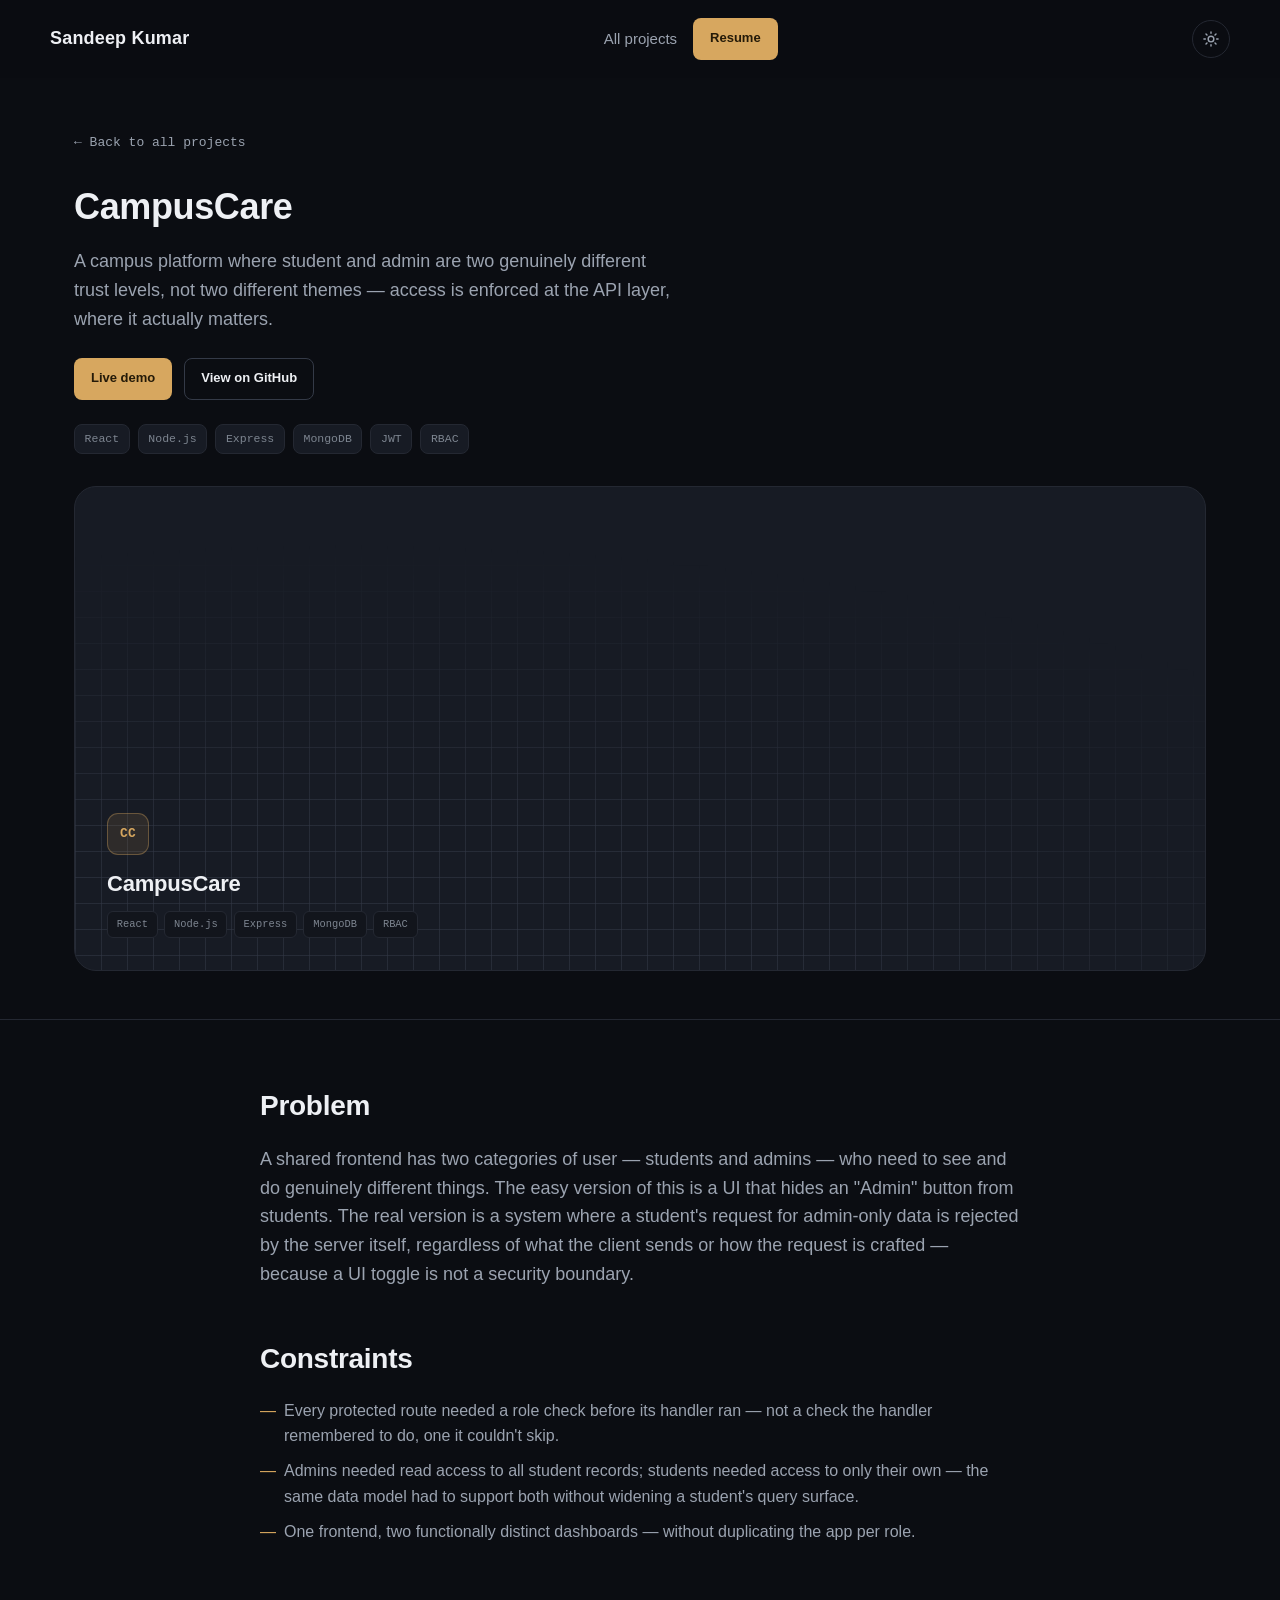
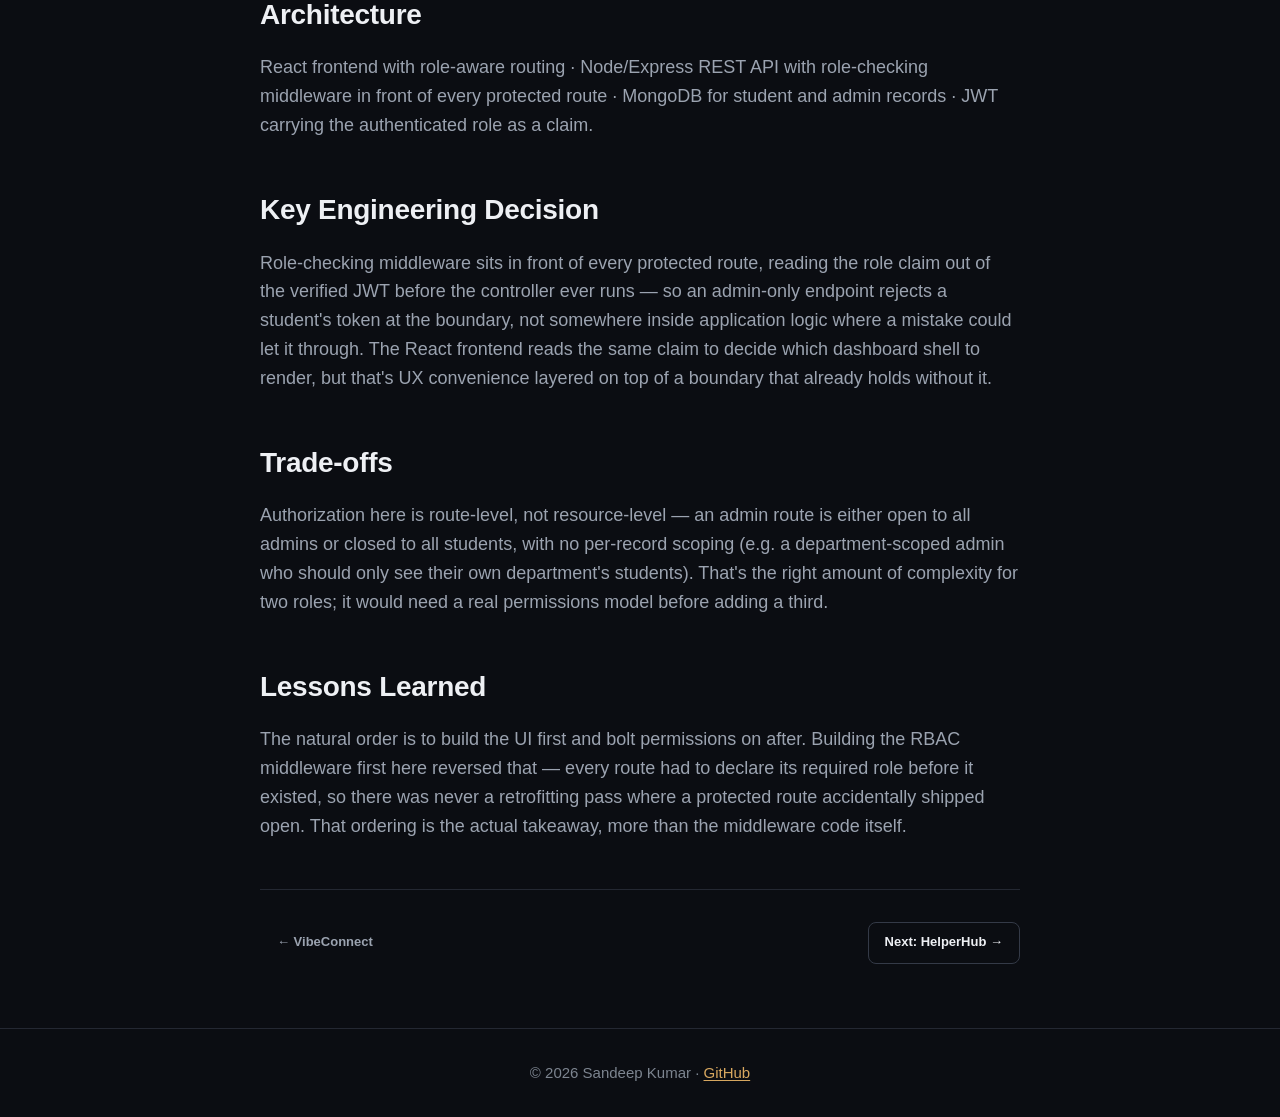
<file: projects/campuscare.html>
<!DOCTYPE html>
<html lang="en">
<head>
  <meta charset="UTF-8">
  <meta name="viewport" content="width=device-width, initial-scale=1.0">
  <title>CampusCare — Case Study | Sandeep Kumar</title>
  <meta name="description" content="How CampusCare enforces role-based access control at the API layer, not just in the UI — architecture, challenges, and what I'd do differently.">
  <link rel="canonical" href="https://portfolio-website-eight-beryl-67.vercel.app/projects/campuscare.html">
  <link rel="icon" href="../assets/favicon.svg" type="image/svg+xml">
  <link rel="stylesheet" href="../styles.css">
  <script>(function(){var t=localStorage.getItem('theme');if(t==='light')document.documentElement.setAttribute('data-theme','light');})();</script>
</head>
<body>
  <a href="#main" class="skip-link">Skip to content</a>

  <header class="nav">
    <div class="container nav-inner">
      <a href="../index.html" class="logo">Sandeep Kumar</a>
      <div class="case-top-links">
        <a href="../index.html#projects">All projects</a>
        <a href="../assets/Sandeep_Kumar_Resume.pdf" download class="btn btn-primary btn-sm">Resume</a>
      </div>
      <div class="nav-controls">
        <button class="theme-toggle" id="themeToggle" type="button" aria-label="Toggle color theme" aria-pressed="true">
          <svg class="icon-sun" viewBox="0 0 24 24" fill="none" stroke="currentColor" stroke-width="2" stroke-linecap="round" aria-hidden="true"><circle cx="12" cy="12" r="4"/><path d="M12 2v2M12 20v2M4.93 4.93l1.41 1.41M17.66 17.66l1.41 1.41M2 12h2M20 12h2M4.93 19.07l1.41-1.41M17.66 6.34l1.41-1.41"/></svg>
          <svg class="icon-moon" viewBox="0 0 24 24" fill="none" stroke="currentColor" stroke-width="2" stroke-linecap="round" aria-hidden="true"><path d="M20 14.5A8.5 8.5 0 1 1 9.5 4a7 7 0 0 0 10.5 10.5z"/></svg>
        </button>
      </div>
    </div>
  </header>

  <main id="main">
    <section class="case-hero">
      <div class="container">
        <a href="../index.html#projects" class="case-back">← Back to all projects</a>
        <h1>CampusCare</h1>
        <p class="tagline">A campus platform where student and admin are two genuinely different trust levels, not two different themes — access is enforced at the API layer, where it actually matters.</p>
        <div class="case-meta">
          <a href="https://campuscare-frontend.onrender.com" target="_blank" rel="noopener" class="btn btn-primary btn-sm">Live demo</a>
          <a href="https://github.com/jagga-123/campuse--care" target="_blank" rel="noopener" class="btn btn-secondary btn-sm">View on GitHub</a>
        </div>
        <div class="project-tags">
          <span class="project-tag">React</span>
          <span class="project-tag">Node.js</span>
          <span class="project-tag">Express</span>
          <span class="project-tag">MongoDB</span>
          <span class="project-tag">JWT</span>
          <span class="project-tag">RBAC</span>
        </div>
        <div class="case-thumb">
          <div class="cover-grid" aria-hidden="true"></div>
          <div class="cover-content">
            <div class="cover-badge" aria-hidden="true">CC</div>
            <div class="cover-title">CampusCare</div>
            <div class="cover-stack" aria-hidden="true"><span>React</span><span>Node.js</span><span>Express</span><span>MongoDB</span><span>RBAC</span></div>
          </div>
        </div>
      </div>
    </section>

    <div class="container">
      <div class="case-body" data-stagger>

        <div class="case-section reveal">
          <h2>Problem</h2>
          <p>A shared frontend has two categories of user — students and admins — who need to see and do genuinely different things. The easy version of this is a UI that hides an "Admin" button from students. The real version is a system where a student's request for admin-only data is rejected by the server itself, regardless of what the client sends or how the request is crafted — because a UI toggle is not a security boundary.</p>
        </div>

        <div class="case-section reveal">
          <h2>Constraints</h2>
          <ul>
            <li>Every protected route needed a role check before its handler ran — not a check the handler remembered to do, one it couldn't skip.</li>
            <li>Admins needed read access to all student records; students needed access to only their own — the same data model had to support both without widening a student's query surface.</li>
            <li>One frontend, two functionally distinct dashboards — without duplicating the app per role.</li>
          </ul>
        </div>

        <div class="case-section reveal">
          <h2>Architecture</h2>
          <p>React frontend with role-aware routing · Node/Express REST API with role-checking middleware in front of every protected route · MongoDB for student and admin records · JWT carrying the authenticated role as a claim.</p>
        </div>

        <div class="case-section reveal">
          <h2>Key Engineering Decision</h2>
          <p>Role-checking middleware sits in front of every protected route, reading the role claim out of the verified JWT before the controller ever runs — so an admin-only endpoint rejects a student's token at the boundary, not somewhere inside application logic where a mistake could let it through. The React frontend reads the same claim to decide which dashboard shell to render, but that's UX convenience layered on top of a boundary that already holds without it.</p>
        </div>

        <div class="case-section reveal">
          <h2>Trade-offs</h2>
          <p>Authorization here is route-level, not resource-level — an admin route is either open to all admins or closed to all students, with no per-record scoping (e.g. a department-scoped admin who should only see their own department's students). That's the right amount of complexity for two roles; it would need a real permissions model before adding a third.</p>
        </div>

        <div class="case-section reveal">
          <h2>Lessons Learned</h2>
          <p>The natural order is to build the UI first and bolt permissions on after. Building the RBAC middleware first here reversed that — every route had to declare its required role before it existed, so there was never a retrofitting pass where a protected route accidentally shipped open. That ordering is the actual takeaway, more than the middleware code itself.</p>
        </div>

        <div class="case-nav">
          <a href="vibeconnect.html" class="btn btn-ghost btn-sm">← VibeConnect</a>
          <a href="helperhub.html" class="btn btn-secondary btn-sm">Next: HelperHub →</a>
        </div>
      </div>
    </div>
  </main>

  <footer class="site">
    <div class="container">© <span id="footerYear">2026</span> Sandeep Kumar · <a href="https://github.com/jagga-123" target="_blank" rel="noopener">GitHub</a></div>
  </footer>

  <script src="../scripts.js" defer></script>
</body>
</html>
</file>
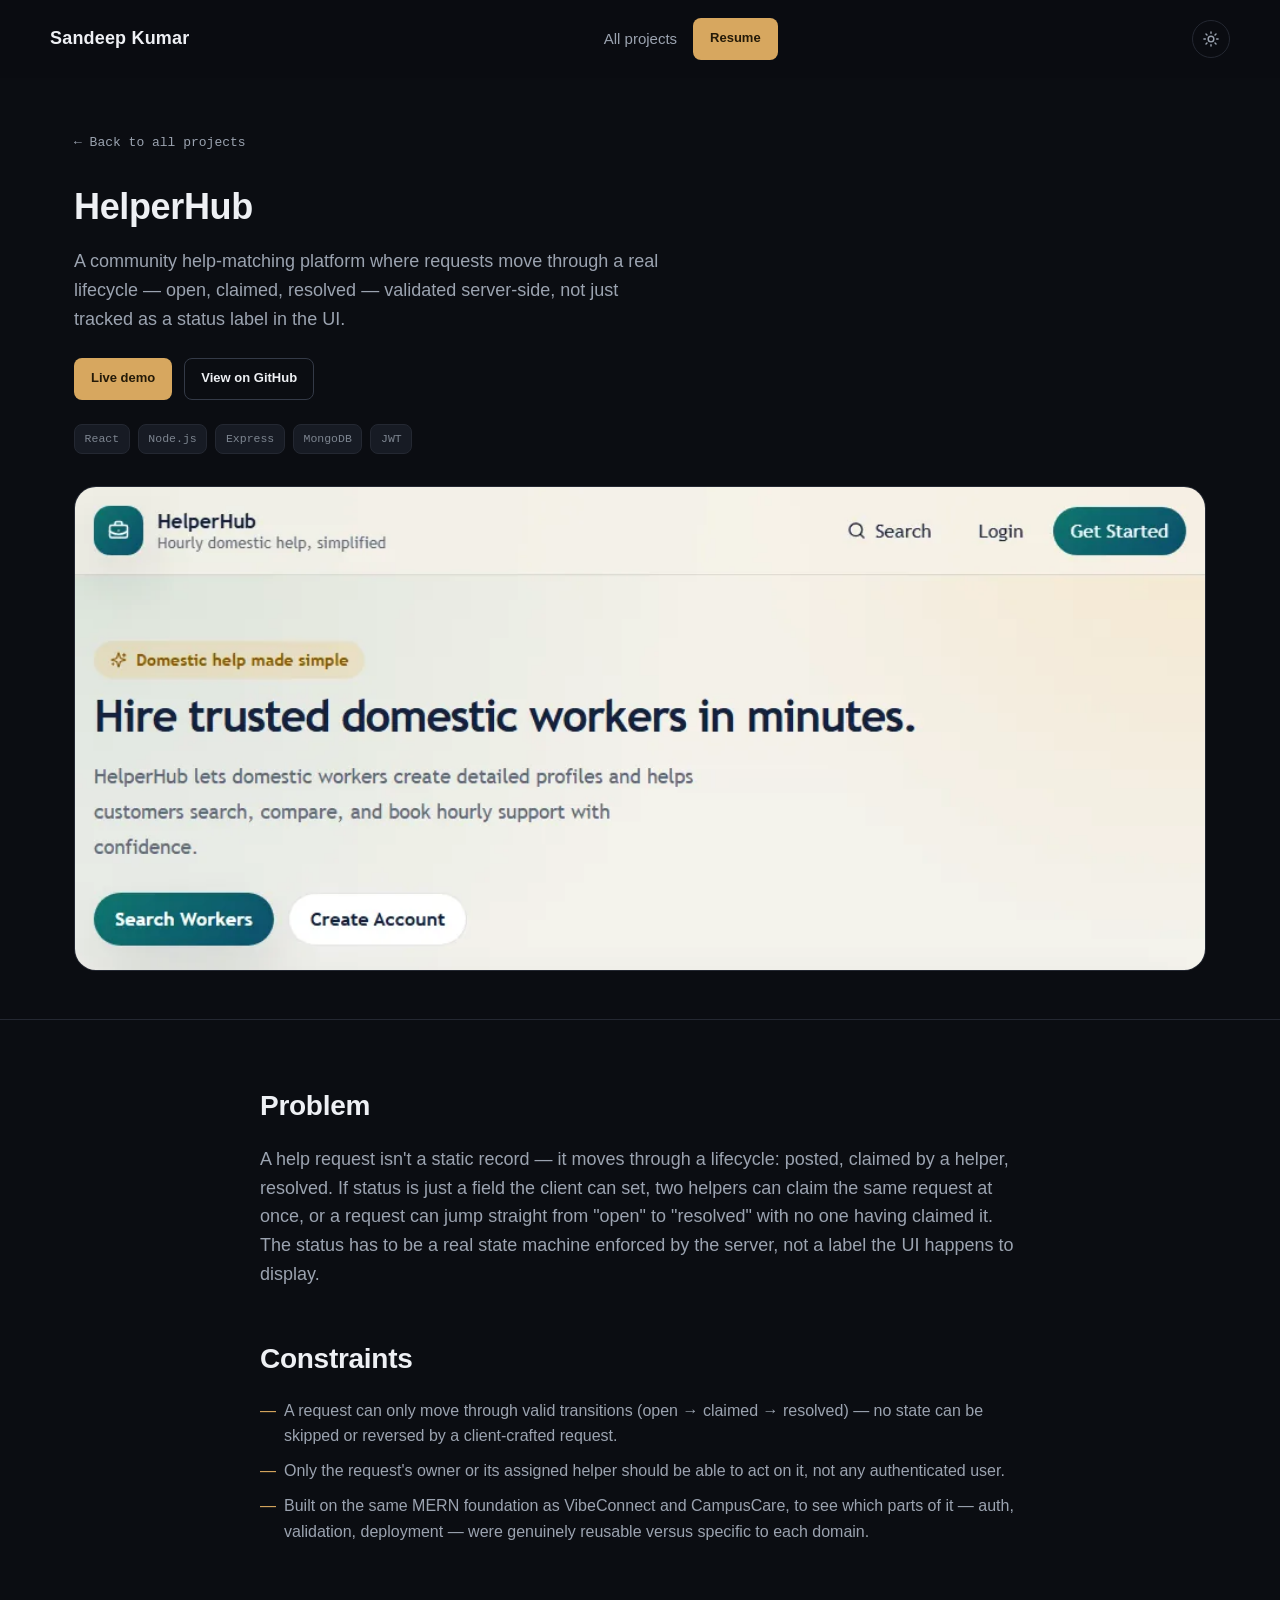
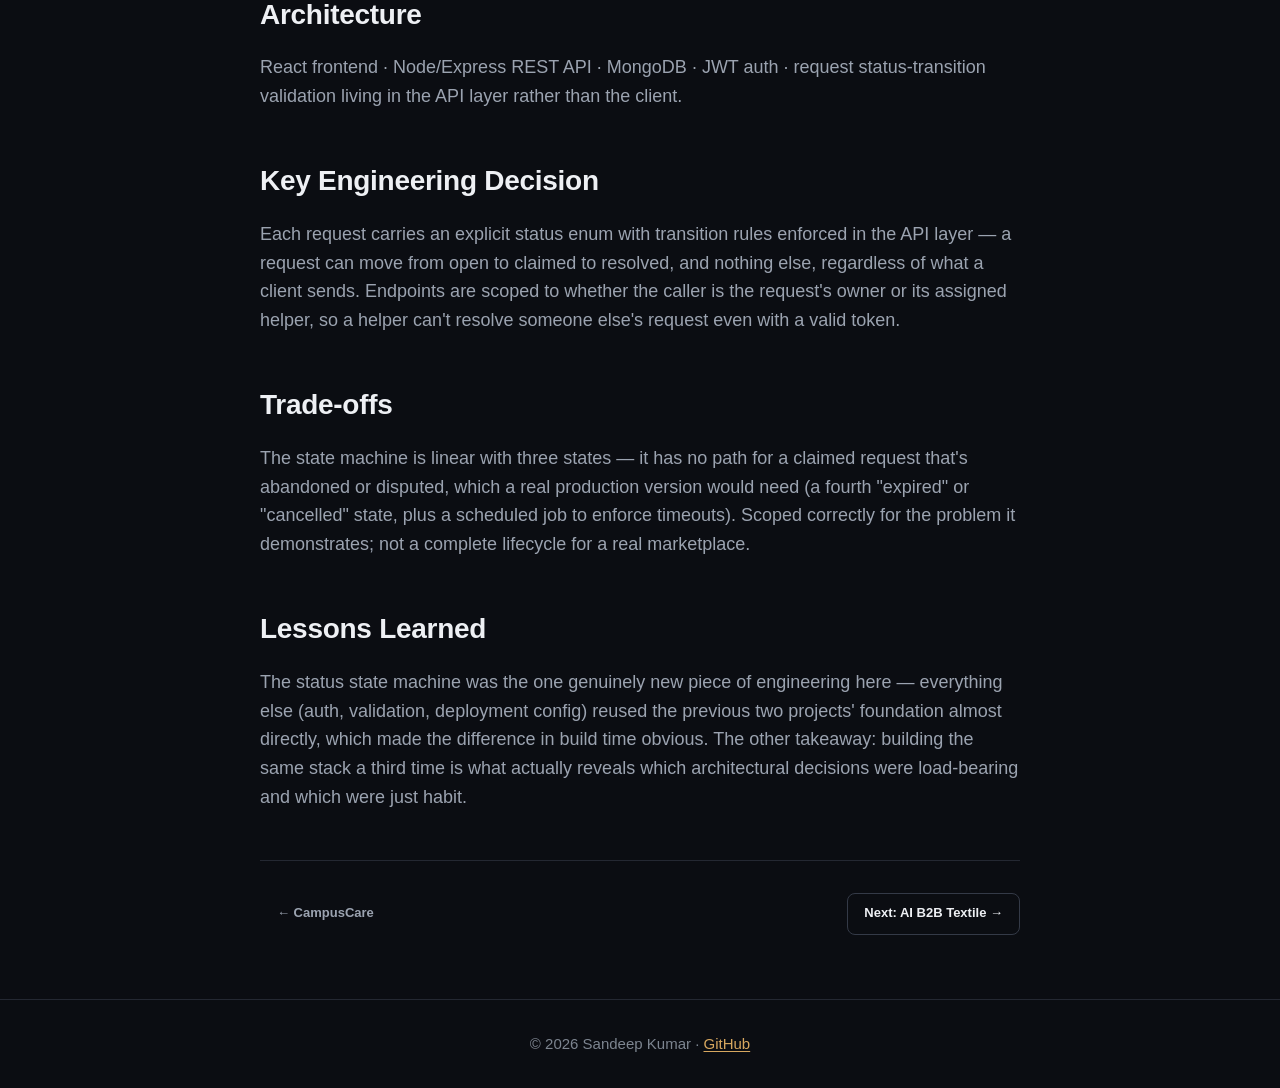
<file: projects/helperhub.html>
<!DOCTYPE html>
<html lang="en">
<head>
  <meta charset="UTF-8">
  <meta name="viewport" content="width=device-width, initial-scale=1.0">
  <title>HelperHub — Case Study | Sandeep Kumar</title>
  <meta name="description" content="How HelperHub models a request-lifecycle state machine on the same MERN foundation as my other apps — architecture, challenges, and what I'd do differently.">
  <link rel="canonical" href="https://portfolio-website-eight-beryl-67.vercel.app/projects/helperhub.html">
  <link rel="icon" href="../assets/favicon.svg" type="image/svg+xml">
  <link rel="stylesheet" href="../styles.css">
  <script>(function(){var t=localStorage.getItem('theme');if(t==='light')document.documentElement.setAttribute('data-theme','light');})();</script>
</head>
<body>
  <a href="#main" class="skip-link">Skip to content</a>

  <header class="nav">
    <div class="container nav-inner">
      <a href="../index.html" class="logo">Sandeep Kumar</a>
      <div class="case-top-links">
        <a href="../index.html#projects">All projects</a>
        <a href="../assets/Sandeep_Kumar_Resume.pdf" download class="btn btn-primary btn-sm">Resume</a>
      </div>
      <div class="nav-controls">
        <button class="theme-toggle" id="themeToggle" type="button" aria-label="Toggle color theme" aria-pressed="true">
          <svg class="icon-sun" viewBox="0 0 24 24" fill="none" stroke="currentColor" stroke-width="2" stroke-linecap="round" aria-hidden="true"><circle cx="12" cy="12" r="4"/><path d="M12 2v2M12 20v2M4.93 4.93l1.41 1.41M17.66 17.66l1.41 1.41M2 12h2M20 12h2M4.93 19.07l1.41-1.41M17.66 6.34l1.41-1.41"/></svg>
          <svg class="icon-moon" viewBox="0 0 24 24" fill="none" stroke="currentColor" stroke-width="2" stroke-linecap="round" aria-hidden="true"><path d="M20 14.5A8.5 8.5 0 1 1 9.5 4a7 7 0 0 0 10.5 10.5z"/></svg>
        </button>
      </div>
    </div>
  </header>

  <main id="main">
    <section class="case-hero">
      <div class="container">
        <a href="../index.html#projects" class="case-back">← Back to all projects</a>
        <h1>HelperHub</h1>
        <p class="tagline">A community help-matching platform where requests move through a real lifecycle — open, claimed, resolved — validated server-side, not just tracked as a status label in the UI.</p>
        <div class="case-meta">
          <a href="https://eclectic-marzipan-57a909.netlify.app/" target="_blank" rel="noopener" class="btn btn-primary btn-sm">Live demo</a>
          <a href="https://github.com/jagga-123/Helperhub" target="_blank" rel="noopener" class="btn btn-secondary btn-sm">View on GitHub</a>
        </div>
        <div class="project-tags">
          <span class="project-tag">React</span>
          <span class="project-tag">Node.js</span>
          <span class="project-tag">Express</span>
          <span class="project-tag">MongoDB</span>
          <span class="project-tag">JWT</span>
        </div>
        <div class="case-thumb">
          <picture>
            <source srcset="../assets/projects/helperhub.webp" type="image/webp">
            <img src="../assets/projects/helperhub.png" alt="HelperHub — hourly domestic-help booking marketplace, live product screenshot" loading="lazy" decoding="async">
          </picture>
        </div>
      </div>
    </section>

    <div class="container">
      <div class="case-body" data-stagger>

        <div class="case-section reveal">
          <h2>Problem</h2>
          <p>A help request isn't a static record — it moves through a lifecycle: posted, claimed by a helper, resolved. If status is just a field the client can set, two helpers can claim the same request at once, or a request can jump straight from "open" to "resolved" with no one having claimed it. The status has to be a real state machine enforced by the server, not a label the UI happens to display.</p>
        </div>

        <div class="case-section reveal">
          <h2>Constraints</h2>
          <ul>
            <li>A request can only move through valid transitions (open → claimed → resolved) — no state can be skipped or reversed by a client-crafted request.</li>
            <li>Only the request's owner or its assigned helper should be able to act on it, not any authenticated user.</li>
            <li>Built on the same MERN foundation as VibeConnect and CampusCare, to see which parts of it — auth, validation, deployment — were genuinely reusable versus specific to each domain.</li>
          </ul>
        </div>

        <div class="case-section reveal">
          <h2>Architecture</h2>
          <p>React frontend · Node/Express REST API · MongoDB · JWT auth · request status-transition validation living in the API layer rather than the client.</p>
        </div>

        <div class="case-section reveal">
          <h2>Key Engineering Decision</h2>
          <p>Each request carries an explicit status enum with transition rules enforced in the API layer — a request can move from open to claimed to resolved, and nothing else, regardless of what a client sends. Endpoints are scoped to whether the caller is the request's owner or its assigned helper, so a helper can't resolve someone else's request even with a valid token.</p>
        </div>

        <div class="case-section reveal">
          <h2>Trade-offs</h2>
          <p>The state machine is linear with three states — it has no path for a claimed request that's abandoned or disputed, which a real production version would need (a fourth "expired" or "cancelled" state, plus a scheduled job to enforce timeouts). Scoped correctly for the problem it demonstrates; not a complete lifecycle for a real marketplace.</p>
        </div>

        <div class="case-section reveal">
          <h2>Lessons Learned</h2>
          <p>The status state machine was the one genuinely new piece of engineering here — everything else (auth, validation, deployment config) reused the previous two projects' foundation almost directly, which made the difference in build time obvious. The other takeaway: building the same stack a third time is what actually reveals which architectural decisions were load-bearing and which were just habit.</p>
        </div>

        <div class="case-nav">
          <a href="campuscare.html" class="btn btn-ghost btn-sm">← CampusCare</a>
          <a href="ai-b2b-textile.html" class="btn btn-secondary btn-sm">Next: AI B2B Textile →</a>
        </div>
      </div>
    </div>
  </main>

  <footer class="site">
    <div class="container">© <span id="footerYear">2026</span> Sandeep Kumar · <a href="https://github.com/jagga-123" target="_blank" rel="noopener">GitHub</a></div>
  </footer>

  <script src="../scripts.js" defer></script>
</body>
</html>
</file>
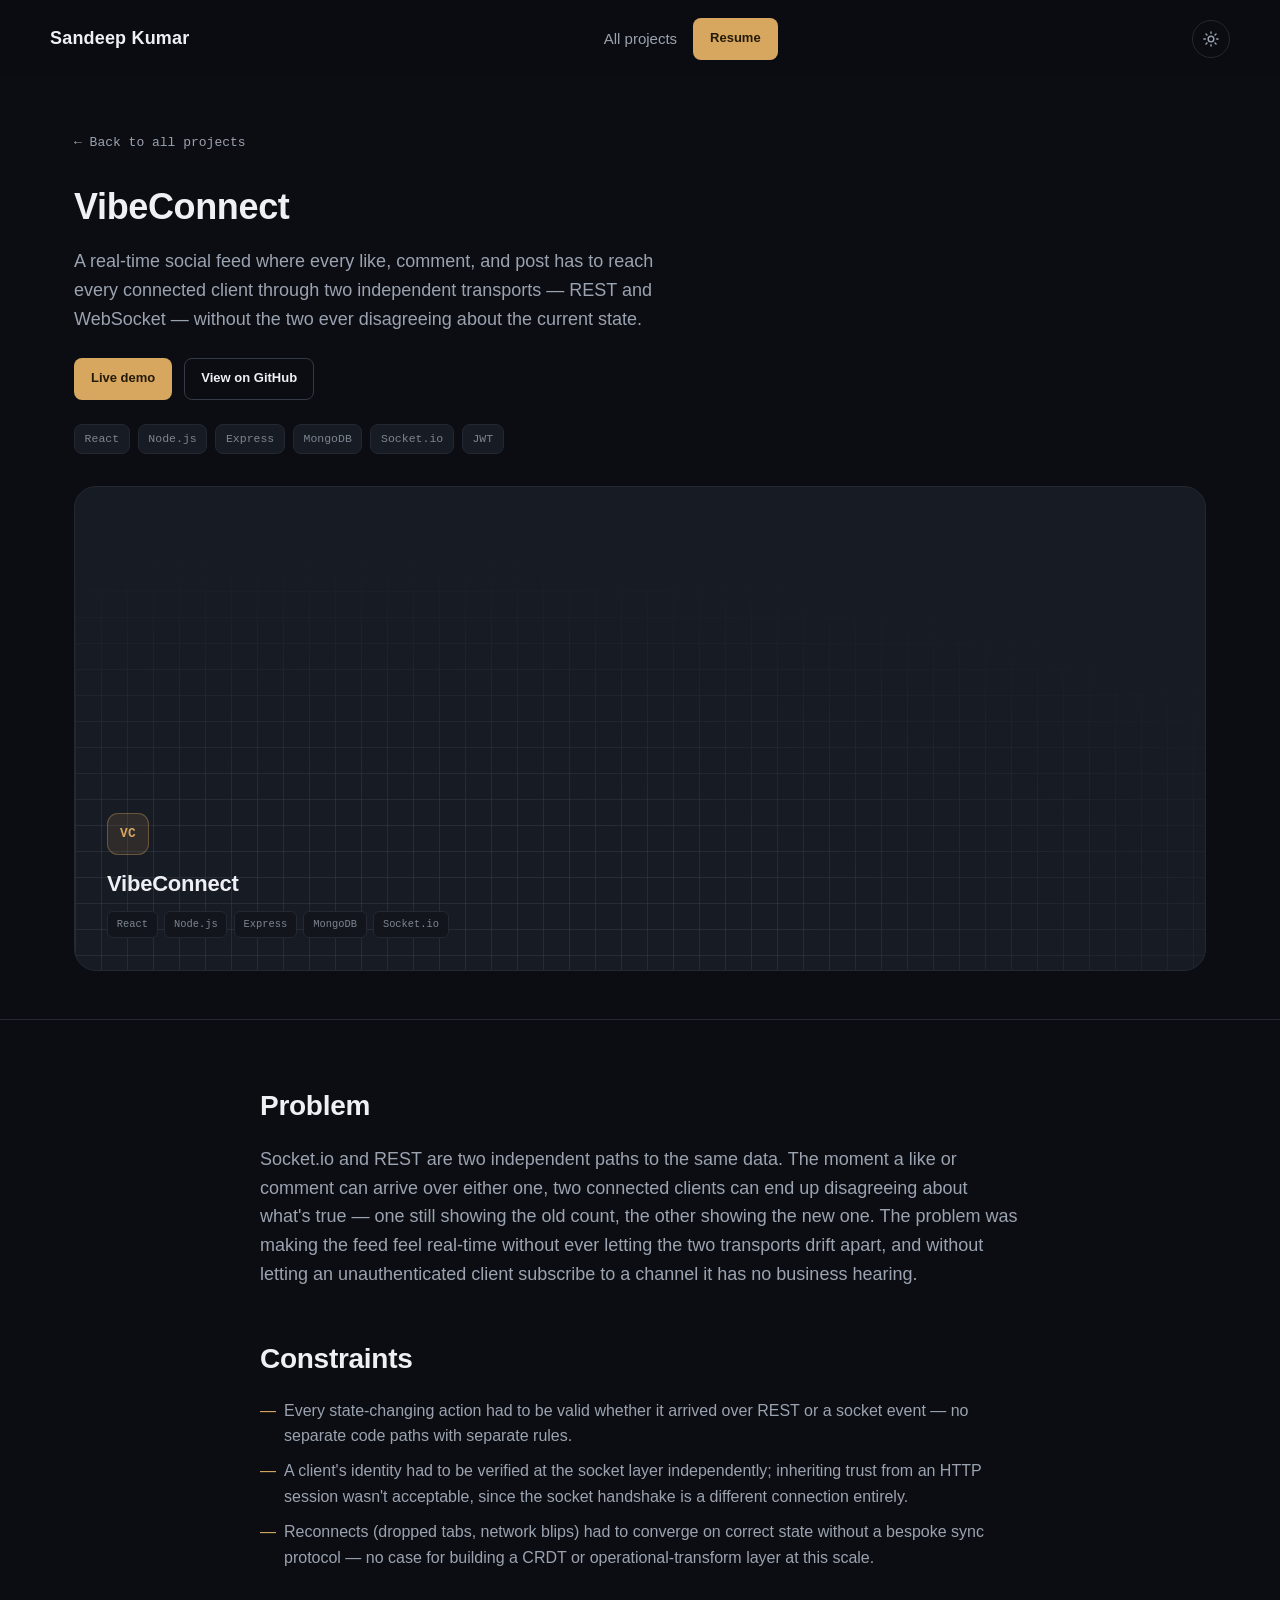
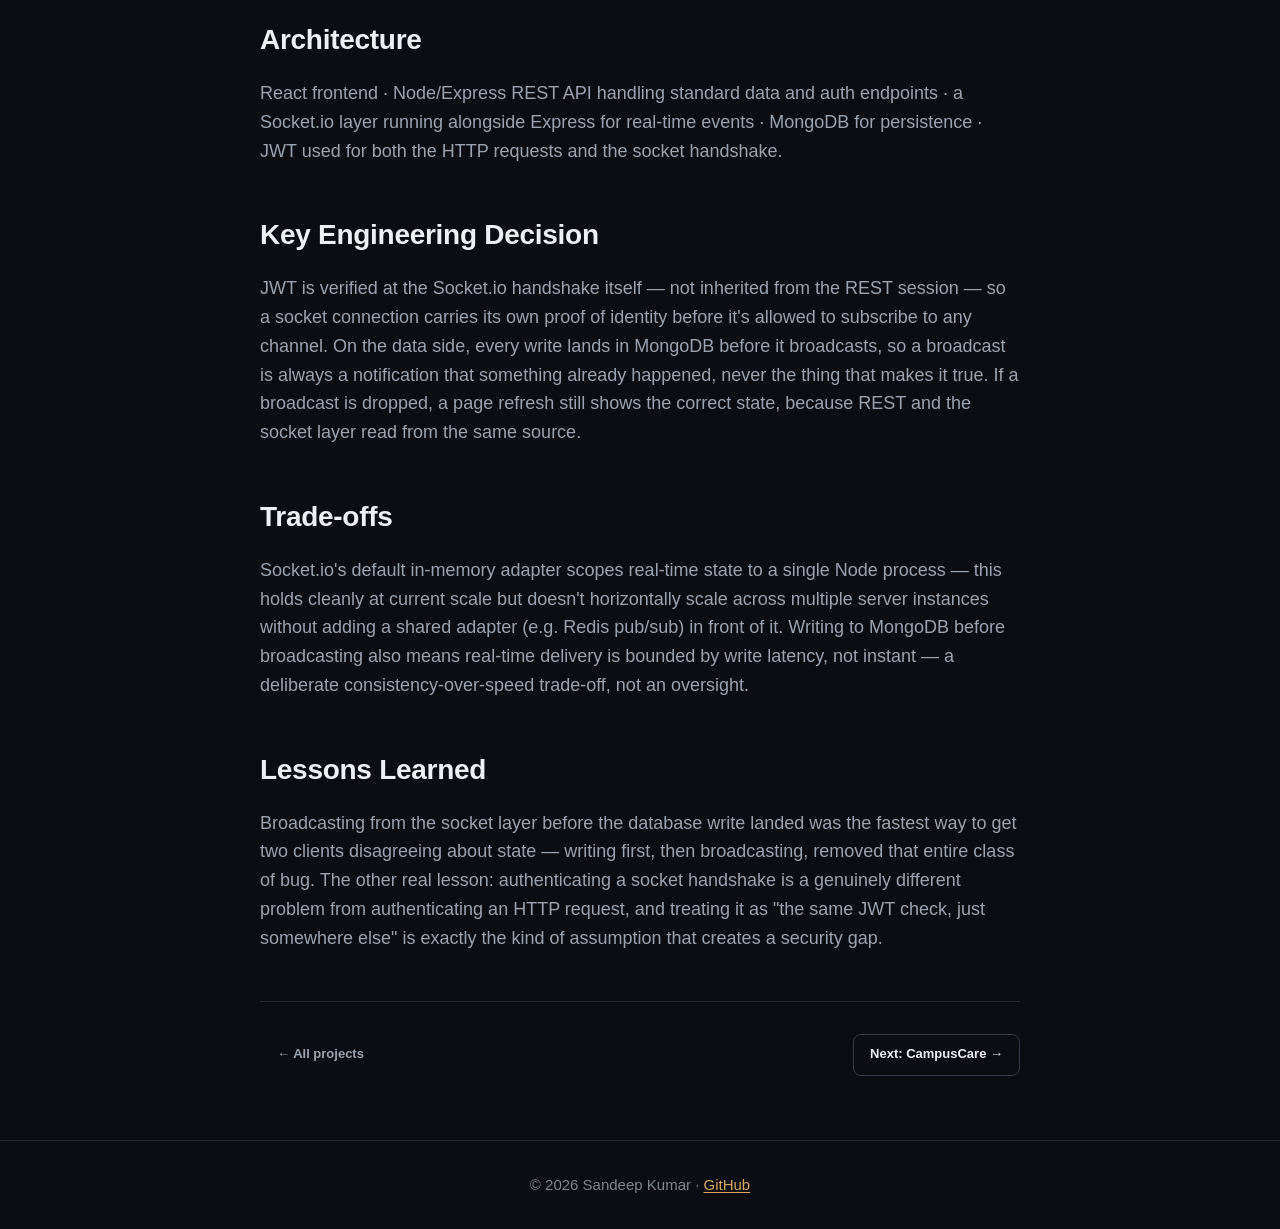
<file: projects/vibeconnect.html>
<!DOCTYPE html>
<html lang="en">
<head>
  <meta charset="UTF-8">
  <meta name="viewport" content="width=device-width, initial-scale=1.0">
  <title>VibeConnect — Case Study | Sandeep Kumar</title>
  <meta name="description" content="How VibeConnect's real-time social feed stays consistent across Socket.io and REST — architecture, challenges, and what I'd do differently.">
  <link rel="canonical" href="https://portfolio-website-eight-beryl-67.vercel.app/projects/vibeconnect.html">
  <link rel="icon" href="../assets/favicon.svg" type="image/svg+xml">
  <link rel="stylesheet" href="../styles.css">
  <script>(function(){var t=localStorage.getItem('theme');if(t==='light')document.documentElement.setAttribute('data-theme','light');})();</script>
</head>
<body>
  <a href="#main" class="skip-link">Skip to content</a>

  <header class="nav">
    <div class="container nav-inner">
      <a href="../index.html" class="logo">Sandeep Kumar</a>
      <div class="case-top-links">
        <a href="../index.html#projects">All projects</a>
        <a href="../assets/Sandeep_Kumar_Resume.pdf" download class="btn btn-primary btn-sm">Resume</a>
      </div>
      <div class="nav-controls">
        <button class="theme-toggle" id="themeToggle" type="button" aria-label="Toggle color theme" aria-pressed="true">
          <svg class="icon-sun" viewBox="0 0 24 24" fill="none" stroke="currentColor" stroke-width="2" stroke-linecap="round" aria-hidden="true"><circle cx="12" cy="12" r="4"/><path d="M12 2v2M12 20v2M4.93 4.93l1.41 1.41M17.66 17.66l1.41 1.41M2 12h2M20 12h2M4.93 19.07l1.41-1.41M17.66 6.34l1.41-1.41"/></svg>
          <svg class="icon-moon" viewBox="0 0 24 24" fill="none" stroke="currentColor" stroke-width="2" stroke-linecap="round" aria-hidden="true"><path d="M20 14.5A8.5 8.5 0 1 1 9.5 4a7 7 0 0 0 10.5 10.5z"/></svg>
        </button>
      </div>
    </div>
  </header>

  <main id="main">
    <section class="case-hero">
      <div class="container">
        <a href="../index.html#projects" class="case-back">← Back to all projects</a>
        <h1>VibeConnect</h1>
        <p class="tagline">A real-time social feed where every like, comment, and post has to reach every connected client through two independent transports — REST and WebSocket — without the two ever disagreeing about the current state.</p>
        <div class="case-meta">
          <a href="https://vibe-connect-chi.vercel.app/" target="_blank" rel="noopener" class="btn btn-primary btn-sm">Live demo</a>
          <a href="https://github.com/jagga-123/vibe-connect" target="_blank" rel="noopener" class="btn btn-secondary btn-sm">View on GitHub</a>
        </div>
        <div class="project-tags">
          <span class="project-tag">React</span>
          <span class="project-tag">Node.js</span>
          <span class="project-tag">Express</span>
          <span class="project-tag">MongoDB</span>
          <span class="project-tag">Socket.io</span>
          <span class="project-tag">JWT</span>
        </div>
        <div class="case-thumb">
          <div class="cover-grid" aria-hidden="true"></div>
          <div class="cover-content">
            <div class="cover-badge" aria-hidden="true">VC</div>
            <div class="cover-title">VibeConnect</div>
            <div class="cover-stack" aria-hidden="true"><span>React</span><span>Node.js</span><span>Express</span><span>MongoDB</span><span>Socket.io</span></div>
          </div>
        </div>
      </div>
    </section>

    <div class="container">
      <div class="case-body" data-stagger>

        <div class="case-section reveal">
          <h2>Problem</h2>
          <p>Socket.io and REST are two independent paths to the same data. The moment a like or comment can arrive over either one, two connected clients can end up disagreeing about what's true — one still showing the old count, the other showing the new one. The problem was making the feed feel real-time without ever letting the two transports drift apart, and without letting an unauthenticated client subscribe to a channel it has no business hearing.</p>
        </div>

        <div class="case-section reveal">
          <h2>Constraints</h2>
          <ul>
            <li>Every state-changing action had to be valid whether it arrived over REST or a socket event — no separate code paths with separate rules.</li>
            <li>A client's identity had to be verified at the socket layer independently; inheriting trust from an HTTP session wasn't acceptable, since the socket handshake is a different connection entirely.</li>
            <li>Reconnects (dropped tabs, network blips) had to converge on correct state without a bespoke sync protocol — no case for building a CRDT or operational-transform layer at this scale.</li>
          </ul>
        </div>

        <div class="case-section reveal">
          <h2>Architecture</h2>
          <p>React frontend · Node/Express REST API handling standard data and auth endpoints · a Socket.io layer running alongside Express for real-time events · MongoDB for persistence · JWT used for both the HTTP requests and the socket handshake.</p>
        </div>

        <div class="case-section reveal">
          <h2>Key Engineering Decision</h2>
          <p>JWT is verified at the Socket.io handshake itself — not inherited from the REST session — so a socket connection carries its own proof of identity before it's allowed to subscribe to any channel. On the data side, every write lands in MongoDB before it broadcasts, so a broadcast is always a notification that something already happened, never the thing that makes it true. If a broadcast is dropped, a page refresh still shows the correct state, because REST and the socket layer read from the same source.</p>
        </div>

        <div class="case-section reveal">
          <h2>Trade-offs</h2>
          <p>Socket.io's default in-memory adapter scopes real-time state to a single Node process — this holds cleanly at current scale but doesn't horizontally scale across multiple server instances without adding a shared adapter (e.g. Redis pub/sub) in front of it. Writing to MongoDB before broadcasting also means real-time delivery is bounded by write latency, not instant — a deliberate consistency-over-speed trade-off, not an oversight.</p>
        </div>

        <div class="case-section reveal">
          <h2>Lessons Learned</h2>
          <p>Broadcasting from the socket layer before the database write landed was the fastest way to get two clients disagreeing about state — writing first, then broadcasting, removed that entire class of bug. The other real lesson: authenticating a socket handshake is a genuinely different problem from authenticating an HTTP request, and treating it as "the same JWT check, just somewhere else" is exactly the kind of assumption that creates a security gap.</p>
        </div>

        <div class="case-nav">
          <a href="../index.html#projects" class="btn btn-ghost btn-sm">← All projects</a>
          <a href="campuscare.html" class="btn btn-secondary btn-sm">Next: CampusCare →</a>
        </div>
      </div>
    </div>
  </main>

  <footer class="site">
    <div class="container">© <span id="footerYear">2026</span> Sandeep Kumar · <a href="https://github.com/jagga-123" target="_blank" rel="noopener">GitHub</a></div>
  </footer>

  <script src="../scripts.js" defer></script>
</body>
</html>
</file>
<file: styles.css>
/* =========================================================
   Sandeep Kumar — Portfolio
   Design system: tokens, layout, components.
   No build step, no external font/CDN requests by design —
   every typeface below is a system-font stack.
   ========================================================= */

/* ---------- Tokens ---------- */
:root {
  /* Color — dark is the default brand appearance */
  --ink: #0b0d12;
  --ink-raised: #12151c;
  --ink-raised-2: #171b24;
  --border: #242832;
  --border-strong: #343a47;
  --text: #eef0f4;
  --text-soft: #9ba3b0;
  --text-faint: #7d8590; /* WCAG AA-checked: 5.2:1 on --ink */
  --accent: #d7a75f;
  --accent-strong: #e8bd7c;
  --accent-ink: #241a08;
  --accent-soft: rgba(215, 167, 95, 0.12);
  --accent-border: rgba(215, 167, 95, 0.35);
  --success: #4caf7d;
  --success-soft: rgba(76, 175, 125, 0.12);
  --success-border: rgba(76, 175, 125, 0.32);
  --danger: #e0685f;
  --danger-soft: rgba(224, 104, 95, 0.12);

  /* Type */
  --font-sans: -apple-system, BlinkMacSystemFont, "Segoe UI", Roboto, Helvetica, Arial, sans-serif;
  --font-mono: "SF Mono", "Cascadia Code", Consolas, "Liberation Mono", monospace;
  --fs-xs: 0.8125rem;
  --fs-sm: 0.9375rem;
  --fs-base: 1rem;
  --fs-md: 1.125rem;
  --fs-lg: 1.375rem;
  --fs-xl: 1.75rem;
  --fs-2xl: 2.25rem;
  --fs-hero: clamp(1.6rem, 4.5vw, 3.5rem);

  /* Spacing (8px base) */
  --sp-1: 0.25rem;
  --sp-2: 0.5rem;
  --sp-3: 0.75rem;
  --sp-4: 1rem;
  --sp-6: 1.5rem;
  --sp-8: 2rem;
  --sp-12: 3rem;
  --sp-16: 4rem;
  --sp-24: 6rem;

  /* Radius + elevation */
  --radius-sm: 8px;
  --radius-md: 14px;
  --radius-lg: 22px;
  --shadow-1: 0 1px 2px rgba(0, 0, 0, 0.24);
  --shadow-2: 0 20px 48px rgba(0, 0, 0, 0.38);
  /* Layered "depth" shadow — several soft strata instead of one flat blur */
  --shadow-3:
    0 1px 1px rgba(0, 0, 0, 0.18),
    0 8px 16px rgba(0, 0, 0, 0.16),
    0 28px 56px rgba(0, 0, 0, 0.28);
  --shadow-btn: 0 10px 24px rgba(0, 0, 0, 0.28);

  --motion-fast: 160ms;
  --motion-base: 240ms;
  --motion-slow: 480ms;
  --ease: cubic-bezier(0.2, 0.7, 0.2, 1);
  --ease-out-expo: cubic-bezier(0.16, 1, 0.3, 1);
}

:root[data-theme="light"] {
  --ink: #f7f6f3;
  --ink-raised: #ffffff;
  --ink-raised-2: #fbfaf7;
  --border: #e4e1d9;
  --border-strong: #cfccc2;
  --text: #16181c;
  --text-soft: #565a61;
  --text-faint: #6b6f76; /* WCAG AA-checked: 4.7:1 on light --ink */
  --accent: #8a5f28; /* WCAG AA-checked: 5.2:1 on light --ink (was #9c6f34 at 4.1:1 — failed) */
  --accent-strong: #6f4a1e;
  --accent-ink: #ffffff;
  --accent-soft: rgba(156, 111, 52, 0.1);
  --accent-border: rgba(156, 111, 52, 0.3);
  --success: #2f7d54;
  --success-soft: rgba(47, 125, 84, 0.1);
  --success-border: rgba(47, 125, 84, 0.28);
  --danger: #b3261e;
  --danger-soft: rgba(179, 38, 30, 0.08);
  --shadow-1: 0 1px 2px rgba(22, 24, 28, 0.06);
  --shadow-2: 0 20px 48px rgba(22, 24, 28, 0.12);
  --shadow-btn: 0 10px 24px rgba(22, 24, 28, 0.16);
}

/* ---------- Reset ---------- */
*, *::before, *::after { box-sizing: border-box; }
html { scroll-behavior: smooth; }
@media (prefers-reduced-motion: reduce) {
  html { scroll-behavior: auto; }
  *, *::before, *::after {
    animation-duration: 0.01ms !important;
    animation-iteration-count: 1 !important;
    transition-duration: 0.01ms !important;
  }
}
body {
  margin: 0;
  background: var(--ink);
  color: var(--text);
  font-family: var(--font-sans);
  font-size: var(--fs-base);
  line-height: 1.6;
  -webkit-font-smoothing: antialiased;
}
h1, h2, h3, h4 { margin: 0; font-weight: 700; letter-spacing: -0.01em; text-wrap: balance; }
p { margin: 0; }
a { color: inherit; text-decoration: none; }
ul { list-style: none; margin: 0; padding: 0; }
img { max-width: 100%; display: block; }
button { font: inherit; color: inherit; background: none; border: none; cursor: pointer; }
input, textarea { font: inherit; color: inherit; }
:focus-visible { outline: 2px solid var(--accent); outline-offset: 3px; border-radius: 4px; }

/* ---------- Skip link ---------- */
.skip-link {
  position: absolute;
  left: 1rem;
  top: -60px;
  background: var(--accent);
  color: var(--accent-ink);
  padding: 0.75rem 1.25rem;
  border-radius: var(--radius-sm);
  font-weight: 600;
  z-index: 300;
  transition: top var(--motion-base) var(--ease);
}
.skip-link:focus { top: 1rem; }

/* ---------- Layout ---------- */
.container { max-width: 1180px; margin: 0 auto; padding: 0 1.5rem; }
section { padding: var(--sp-24) 0; }
@media (max-width: 720px) { section { padding: var(--sp-16) 0; } }
.section-head { margin-bottom: var(--sp-12); max-width: 62ch; }
.section-tag {
  display: inline-block;
  font-family: var(--font-mono);
  font-size: var(--fs-xs);
  letter-spacing: 0.08em;
  text-transform: uppercase;
  color: var(--accent);
  margin-bottom: var(--sp-3);
}
.section-title { font-size: var(--fs-2xl); }
.section-sub { margin-top: var(--sp-3); color: var(--text-soft); font-size: var(--fs-md); }

.reveal { opacity: 0; transform: translateY(20px); transition: opacity 640ms var(--ease), transform 640ms var(--ease); }
.reveal.is-visible { opacity: 1; transform: translateY(0); }
@media (prefers-reduced-motion: reduce) { .reveal { opacity: 1; transform: none; } }

/* ---------- Scroll progress ---------- */
.scroll-progress { position: fixed; top: 0; left: 0; width: 100%; height: 2px; z-index: 210; background: transparent; }
.scroll-progress span { display: block; height: 100%; width: 0%; background: var(--accent); transition: width 80ms linear; }

/* ---------- Nav ---------- */
header.nav {
  position: fixed;
  top: 0;
  width: 100%;
  z-index: 200;
  background: color-mix(in srgb, var(--ink) 86%, transparent);
  backdrop-filter: blur(10px);
  border-bottom: 1px solid transparent;
  box-shadow: none;
  transition: border-color var(--motion-base) var(--ease), box-shadow var(--motion-base) var(--ease), background var(--motion-base) var(--ease);
}
header.nav.is-scrolled {
  border-bottom-color: var(--border);
  box-shadow: 0 8px 30px rgba(0, 0, 0, 0.12);
}
.nav-inner { display: flex; align-items: center; justify-content: space-between; padding: 1.1rem 0; }
.logo { font-weight: 700; letter-spacing: 0.01em; font-size: var(--fs-md); }
.nav-links { display: flex; align-items: center; gap: var(--sp-6); position: relative; }
.nav-links a:not(.btn) {
  position: relative;
  font-size: var(--fs-sm);
  color: var(--text-soft);
  transition: color var(--motion-fast) var(--ease);
  padding-bottom: 2px;
}
.nav-links a:not(.btn)::after {
  content: "";
  position: absolute;
  left: 0;
  right: 0;
  bottom: -2px;
  height: 1.5px;
  background: var(--accent);
  transform: scaleX(0);
  transform-origin: right;
  transition: transform var(--motion-base) var(--ease-out-expo);
}
.nav-links a:not(.btn):hover { color: var(--text); }
.nav-links a:not(.btn):hover::after { transform: scaleX(1); transform-origin: left; }
.nav-links a:not(.btn).is-active { color: var(--text); }

/* Shared sliding indicator — tracks the active section's link and glides
   between them (JS sets translateX + width), instead of each link owning
   its own static underline. One moving mark, Linear-nav style. */
.nav-indicator {
  position: absolute;
  left: 0;
  bottom: -2px;
  height: 1.5px;
  width: 0;
  background: var(--accent);
  border-radius: 2px;
  opacity: 0;
  pointer-events: none;
  transform: translateX(0);
  transition: transform 420ms var(--ease-out-expo), width 420ms var(--ease-out-expo), opacity 200ms var(--ease);
}
.nav-controls { display: flex; align-items: center; gap: var(--sp-3); }
.theme-toggle {
  display: grid;
  place-items: center;
  width: 38px;
  height: 38px;
  border-radius: 999px;
  border: 1px solid var(--border);
  color: var(--text-soft);
  transition: border-color var(--motion-fast) var(--ease), color var(--motion-fast) var(--ease);
}
.theme-toggle:hover { color: var(--accent); border-color: var(--border-strong); transform: translateY(-1px); }
.theme-toggle { position: relative; overflow: hidden; transition: color var(--motion-fast) var(--ease), border-color var(--motion-fast) var(--ease), transform var(--motion-fast) var(--ease); }
.theme-toggle svg {
  width: 17px;
  height: 17px;
  position: absolute;
  top: 50%;
  left: 50%;
  transform: translate(-50%, -50%) rotate(0deg) scale(1);
  opacity: 1;
  transition: transform var(--motion-base) var(--ease-out-expo), opacity var(--motion-fast) var(--ease);
}
.theme-toggle .icon-moon { opacity: 0; transform: translate(-50%, -50%) rotate(-70deg) scale(0.5); }
:root[data-theme="light"] .theme-toggle .icon-sun { opacity: 0; transform: translate(-50%, -50%) rotate(70deg) scale(0.5); }
:root[data-theme="light"] .theme-toggle .icon-moon { opacity: 1; transform: translate(-50%, -50%) rotate(0deg) scale(1); }

.hamburger {
  display: none;
  width: 40px;
  height: 40px;
  border-radius: var(--radius-sm);
  border: 1px solid var(--border);
  align-items: center;
  justify-content: center;
}
.hamburger svg { width: 18px; height: 18px; }

.mobile-menu {
  position: fixed;
  inset: 64px 0 auto 0;
  background: var(--ink-raised);
  border-bottom: 1px solid var(--border);
  padding: var(--sp-6) 1.5rem var(--sp-8);
  display: flex;
  flex-direction: column;
  gap: var(--sp-2);
  z-index: 199;
  opacity: 0;
  visibility: hidden;
  pointer-events: none;
  transform: translateY(-10px);
  transition: opacity var(--motion-base) var(--ease), transform var(--motion-base) var(--ease), visibility 0s linear var(--motion-base);
}
.mobile-menu.is-open {
  opacity: 1;
  visibility: visible;
  pointer-events: auto;
  transform: translateY(0);
  transition: opacity var(--motion-base) var(--ease), transform var(--motion-base) var(--ease), visibility 0s linear 0s;
}
.mobile-menu a {
  padding: 0.75rem 0.25rem;
  color: var(--text-soft);
  border-bottom: 1px solid var(--border);
  transition: color var(--motion-fast) var(--ease), padding-left var(--motion-fast) var(--ease);
}
.mobile-menu a:hover { color: var(--text); padding-left: 0.4rem; }

/* ---------- Buttons ---------- */
.btn {
  display: inline-flex;
  align-items: center;
  justify-content: center;
  gap: 0.5rem;
  padding: 0.8rem 1.4rem;
  border-radius: var(--radius-sm);
  font-weight: 600;
  font-size: var(--fs-sm);
  border: 1px solid transparent;
  transition: translate 320ms var(--ease-out-expo), box-shadow 320ms var(--ease-out-expo), border-color var(--motion-fast) var(--ease), background var(--motion-fast) var(--ease), color var(--motion-fast) var(--ease);
  white-space: nowrap;
}
/* Lift uses the standalone `translate` property rather than `transform` so
   it composes cleanly with the magnetic follow effect below, which sets
   `transform` directly via JS — the two apply together instead of one
   clobbering the other. */
.btn:hover { translate: 0 -2px; box-shadow: var(--shadow-btn); }
.btn:active { translate: 0 -1px; transition-duration: 100ms; }
.btn-primary { background: var(--accent); color: var(--accent-ink); }
.btn-primary:hover { background: var(--accent-strong); }
.btn-secondary { border-color: var(--border-strong); color: var(--text); }
.btn-secondary:hover { border-color: var(--accent); color: var(--accent); }
.btn-ghost { color: var(--text-soft); }
.btn-ghost:hover { color: var(--text); }
.btn-sm { padding: 0.6rem 1rem; font-size: var(--fs-xs); }
.btn-block { width: 100%; }

.icon-link {
  display: grid;
  place-items: center;
  width: 42px;
  height: 42px;
  border-radius: 999px;
  border: 1px solid var(--border);
  color: var(--text-soft);
  transition: border-color var(--motion-fast) var(--ease), color var(--motion-fast) var(--ease), transform var(--motion-fast) var(--ease);
}
.icon-link:hover { border-color: var(--accent); color: var(--accent); transform: translateY(-2px); }
.icon-link svg { width: 18px; height: 18px; }

/* ---------- Cards ---------- */
.card {
  background: var(--ink-raised);
  border: 1px solid var(--border);
  border-radius: var(--radius-lg);
  box-shadow: var(--shadow-1);
  transition: border-color var(--motion-base) var(--ease), box-shadow var(--motion-base) var(--ease), transform var(--motion-base) var(--ease);
}
/* :focus-within, not just :hover — a keyboard user tabbing to a link
   inside the card should see the same elevation a mouse hover gives,
   not just a thin outline on one small link buried in the content. */
.card.is-interactive:hover, .card.is-interactive:focus-within { border-color: var(--accent-border); box-shadow: var(--shadow-3); transform: translateY(-6px); }

/* Glassmorphism variant — used sparingly (Skills, About) so it reads as a
   deliberate accent, not the default card treatment everywhere. */
.card.is-glass {
  background: color-mix(in srgb, var(--ink-raised) 62%, transparent);
  backdrop-filter: blur(14px);
  -webkit-backdrop-filter: blur(14px);
}
@supports not ((backdrop-filter: blur(1px)) or (-webkit-backdrop-filter: blur(1px))) {
  .card.is-glass { background: var(--ink-raised); }
}

/* ---------- Hero ---------- */
.hero { padding-top: calc(var(--sp-24) + 3rem); padding-bottom: var(--sp-16); }
.hero-grid { display: grid; grid-template-columns: 1.15fr 0.85fr; gap: var(--sp-16); align-items: center; }
/* Quick-facts strip — level, availability, stack, all scannable in one
   glance instead of requiring the reader to infer them from prose. */
.hero-facts { display: flex; flex-wrap: wrap; align-items: center; gap: 0.5rem; }
.hero-fact {
  display: inline-flex;
  align-items: center;
  gap: 0.5rem;
  padding: 0.45rem 0.85rem;
  border-radius: 999px;
  border: 1px solid var(--border);
  color: var(--text-soft);
  font-family: var(--font-mono);
  font-size: var(--fs-xs);
  letter-spacing: 0.02em;
}
.hero-fact.is-live { background: var(--success-soft); border-color: var(--success-border); color: var(--success); }
.eyebrow-dot { width: 7px; height: 7px; border-radius: 999px; background: var(--success); }
@media (prefers-reduced-motion: no-preference) {
  .eyebrow-dot { animation: pulseDot 2.2s ease-in-out infinite; }
}
@keyframes pulseDot { 0%, 100% { opacity: 0.55; } 50% { opacity: 1; } }

/* No max-width cap here: the manual per-line breaks below (plus the grid
   column they sit in) already own the wrap width. A ch-based cap on top of
   that was fighting them at small sizes — this is the fix for that. */
.hero h1 { font-size: var(--fs-hero); line-height: 1.1; letter-spacing: -0.02em; margin: var(--sp-6) 0 var(--sp-6); }
/* Weight + color contrast inside the display headline (not a font-family
   or size change, which would fight the line-mask's fixed-width budget) —
   the phrase that matters most reads as a lighter, accent-colored pass
   through the same bold type, the Stripe/Linear way of drawing the eye
   to a term without breaking the line's rhythm. */
.text-mark { font-weight: 500; color: var(--accent-strong); }
.hero-lede { font-size: var(--fs-md); color: var(--text-soft); max-width: 52ch; margin-bottom: var(--sp-8); }
.cta-row { display: flex; flex-wrap: wrap; gap: var(--sp-3); margin-bottom: var(--sp-12); }

/* Hero metrics row — one confident stat line instead of a repeated
   checklist. Numerals lead, labels are secondary; thin dividers do the
   grouping instead of borders/pills, so it reads as data, not badges. */
.hero-stats { display: flex; flex-wrap: wrap; gap: 0; padding-top: var(--sp-6); border-top: 1px solid var(--border); }
.hero-stat {
  display: flex;
  flex-direction: column;
  gap: 0.3rem;
  padding: 0 var(--sp-6);
  border-left: 1px solid var(--border);
}
.hero-stat:first-child { padding-left: 0; border-left: none; }
.hero-stat-num { font-family: var(--font-mono); font-size: var(--fs-xl); font-weight: 700; color: var(--text); font-variant-numeric: tabular-nums; letter-spacing: -0.02em; }
.hero-stat-label { font-size: var(--fs-xs); color: var(--text-faint); text-transform: uppercase; letter-spacing: 0.04em; }
/* Four dividers-in-a-row need real width to avoid an awkward mid-row wrap
   (a stray left border landing at the start of a wrapped line). That
   width isn't a clean function of viewport alone — the hero-copy column
   is ~full-width below the 900px hero-grid breakpoint but narrows back
   down again just above it, before the container hits its own max-width
   at 1180px — so both zones get the plain, dividerless 2x2 fallback. */
@media (max-width: 660px), (min-width: 901px) and (max-width: 1180px) {
  .hero-stats { display: grid; grid-template-columns: 1fr 1fr; gap: var(--sp-4); }
  .hero-stat { padding: 0; border-left: none; }
}

.hero-visual { display: flex; justify-content: center; }
.photo-frame {
  position: relative;
  width: min(100%, 340px);
  aspect-ratio: 4 / 5;
  border-radius: var(--radius-lg);
  overflow: hidden;
  border: 1px solid var(--border);
  background: var(--ink-raised);
  box-shadow: var(--shadow-2);
}
.photo-frame img { width: 100%; height: 100%; object-fit: cover; }
/* Glass highlight layer — a static diagonal sheen over the photo, the third
   of the frame/image/glass stack. No motion of its own; the frame beneath
   it (border + shadow + background) and the mouse/scroll transform on
   .hero-visual below are what give the whole stack its depth. */
.photo-glass {
  position: absolute;
  inset: 0;
  background: linear-gradient(115deg, rgba(255, 255, 255, 0.14) 0%, rgba(255, 255, 255, 0.03) 22%, transparent 46%, transparent 72%, rgba(255, 255, 255, 0.05) 100%);
  mix-blend-mode: overlay;
  pointer-events: none;
}
:root[data-theme="light"] .photo-glass {
  background: linear-gradient(115deg, rgba(255, 255, 255, 0.55) 0%, rgba(255, 255, 255, 0.1) 22%, transparent 46%, transparent 72%, rgba(255, 255, 255, 0.2) 100%);
  mix-blend-mode: soft-light;
}
.status-pill {
  position: absolute;
  left: 50%;
  bottom: -18px;
  transform: translateX(-50%);
  background: var(--ink-raised-2);
  border: 1px solid var(--border);
  border-radius: 999px;
  padding: 0.6rem 1.1rem;
  display: flex;
  align-items: center;
  gap: 0.55rem;
  font-family: var(--font-mono);
  font-size: var(--fs-xs);
  white-space: nowrap;
  box-shadow: var(--shadow-1);
}

@media (max-width: 900px) {
  .hero-grid { grid-template-columns: 1fr; text-align: center; }
  .hero h1 { max-width: none; margin-left: auto; margin-right: auto; }
  .hero-lede { margin-left: auto; margin-right: auto; }
  .cta-row { justify-content: center; }
  .hero-facts, .hero-stats { justify-content: center; }
  .hero-visual { order: -1; margin-bottom: var(--sp-6); }
}

/* ---------- About ---------- */
.about-grid { display: grid; grid-template-columns: 1.1fr 0.9fr; gap: var(--sp-16); }
.about-copy p { color: var(--text-soft); margin-bottom: var(--sp-4); font-size: var(--fs-md); }
.about-quote {
  border-left: 3px solid var(--accent);
  padding: var(--sp-4) var(--sp-6);
  margin: var(--sp-6) 0;
  background: var(--accent-soft);
  border-radius: 0 var(--radius-md) var(--radius-md) 0;
  font-size: var(--fs-md);
  color: var(--text);
}
.chip-row { display: flex; flex-wrap: wrap; gap: 0.6rem; margin-top: var(--sp-6); }
.chip {
  font-family: var(--font-mono);
  font-size: var(--fs-xs);
  padding: 0.4rem 0.8rem;
  border-radius: var(--radius-sm);
  background: var(--accent-soft);
  border: 1px solid var(--accent-border);
  color: var(--accent-strong);
}
.about-cards { display: grid; grid-template-columns: 1fr 1fr; gap: var(--sp-4); align-content: start; }
.about-card { padding: var(--sp-6); }
.about-card h3 { font-size: var(--fs-md); margin-bottom: var(--sp-2); }
.about-card p { color: var(--text-soft); font-size: var(--fs-sm); }

/* GitHub trust block */
.gh-block { margin-top: var(--sp-8); padding: var(--sp-6); }
.gh-head { display: flex; align-items: center; justify-content: space-between; gap: var(--sp-4); margin-bottom: var(--sp-4); flex-wrap: wrap; }
.gh-head h3 { font-size: var(--fs-md); }
.gh-head a { font-family: var(--font-mono); font-size: var(--fs-xs); color: var(--text-soft); }
.gh-head a:hover { color: var(--accent); }
.gh-stats { display: grid; grid-template-columns: repeat(3, minmax(0, 1fr)); gap: var(--sp-4); }
.gh-stat { text-align: center; padding: var(--sp-4) var(--sp-2); border-radius: var(--radius-md); background: var(--ink-raised-2); border: 1px solid var(--border); }
.gh-stat .num { font-family: var(--font-mono); font-weight: 700; font-size: var(--fs-lg); font-variant-numeric: tabular-nums; }
.gh-stat .label { font-size: var(--fs-xs); color: var(--text-faint); text-transform: uppercase; letter-spacing: 0.05em; margin-top: 0.2rem; }
.gh-note { margin-top: var(--sp-3); font-size: var(--fs-xs); color: var(--text-faint); }
@media (max-width: 720px) { .gh-stats { grid-template-columns: repeat(2, minmax(0, 1fr)); } }

/* ---------- Skills ---------- */
.skills-grid { display: grid; grid-template-columns: repeat(2, 1fr); gap: var(--sp-4); }
.skill-card {
  padding: var(--sp-6);
  transition: border-color var(--motion-base) var(--ease), transform var(--motion-base) var(--ease), box-shadow var(--motion-base) var(--ease);
}
.skill-card:hover { border-color: var(--accent-border); transform: translateY(-3px); box-shadow: var(--shadow-2); }
.skill-card h3 { font-size: var(--fs-md); color: var(--accent); margin-bottom: var(--sp-4); display: flex; align-items: center; gap: var(--sp-3); }
.skill-card h3::after { content: ""; flex: 1; height: 1px; background: var(--border); }
.skill-tags { display: flex; flex-wrap: wrap; gap: 0.55rem; }
.skill-tag {
  font-family: var(--font-mono);
  font-size: var(--fs-xs);
  padding: 0.45rem 0.8rem;
  border-radius: var(--radius-sm);
  background: var(--ink-raised-2);
  border: 1px solid var(--border);
  color: var(--text-soft);
  transition: border-color var(--motion-fast) var(--ease), color var(--motion-fast) var(--ease), transform var(--motion-fast) var(--ease);
}
.skill-tag:hover { border-color: var(--accent); color: var(--accent); transform: translateY(-2px); }
@media (max-width: 720px) { .skills-grid { grid-template-columns: 1fr; } }

/* ---------- Projects ---------- */
.projects-grid { display: grid; grid-template-columns: repeat(2, 1fr); gap: var(--sp-4); }
.project-card { padding: var(--sp-6); display: flex; flex-direction: column; position: relative; overflow: hidden; }
.project-card::before {
  content: "";
  position: absolute;
  inset: 0;
  border-radius: inherit;
  padding: 1px;
  background: linear-gradient(135deg, var(--accent), transparent 55%);
  -webkit-mask: linear-gradient(#fff 0 0) content-box, linear-gradient(#fff 0 0);
  mask: linear-gradient(#fff 0 0) content-box, linear-gradient(#fff 0 0);
  -webkit-mask-composite: xor;
  mask-composite: exclude;
  opacity: 0;
  pointer-events: none;
  transition: opacity var(--motion-base) var(--ease);
}
.project-card:hover::before { opacity: 1; }
/* Mouse-follow spotlight — --mx/--my set per-frame by JS, in % of card size */
.project-card::after {
  content: "";
  position: absolute;
  inset: 0;
  border-radius: inherit;
  background: radial-gradient(360px circle at var(--mx, 50%) var(--my, 50%), var(--accent-soft), transparent 65%);
  opacity: 0;
  pointer-events: none;
  transition: opacity var(--motion-base) var(--ease);
  z-index: 0;
}
.project-card:hover::after { opacity: 1; }
.project-card > * { position: relative; z-index: 1; }
.project-thumb {
  aspect-ratio: 16 / 9;
  border-radius: var(--radius-md);
  margin-bottom: var(--sp-4);
  background: var(--ink-raised-2);
  border: 1px solid var(--border);
  display: grid;
  place-items: center;
  overflow: hidden;
  position: relative;
  transition: transform var(--motion-slow) var(--ease-out-expo);
}
.project-card:hover .project-thumb { transform: scale(1.03); }
.project-thumb picture, .project-thumb img { width: 100%; height: 100%; display: block; }
.project-thumb img { object-fit: cover; object-position: top; }
.project-thumb::before {
  content: "";
  position: absolute;
  inset: 0;
  background: linear-gradient(115deg, transparent 30%, color-mix(in srgb, var(--accent) 16%, transparent) 50%, transparent 70%);
  transform: translateX(-120%);
  transition: transform var(--motion-slow) var(--ease-out-expo);
  z-index: 2;
  pointer-events: none;
}
.project-card:hover .project-thumb::before { transform: translateX(120%); }

/* Cover treatment for the two projects without a captured screenshot yet —
   a small brand mark + title + stack on a flat dark surface with a fine
   grid line texture, the way a repo's og-image or a Linear/Notion card
   cover reads: quiet and deliberate, not a giant letter in a gradient box.
   Swap in a real <img> (see the two with screenshots below) and this
   whole block can come off. */
.project-thumb.is-cover { display: block; }
.cover-grid {
  position: absolute;
  inset: 0;
  background-image:
    linear-gradient(color-mix(in srgb, var(--border-strong) 55%, transparent) 1px, transparent 1px),
    linear-gradient(90deg, color-mix(in srgb, var(--border-strong) 55%, transparent) 1px, transparent 1px);
  background-size: 26px 26px;
  -webkit-mask-image: radial-gradient(120% 100% at 24% 100%, #000 35%, transparent 88%);
  mask-image: radial-gradient(120% 100% at 24% 100%, #000 35%, transparent 88%);
}
.cover-content {
  position: absolute;
  left: var(--sp-6);
  bottom: var(--sp-6);
  right: var(--sp-6);
  z-index: 1;
  display: flex;
  flex-direction: column;
  gap: 0.65rem;
}
.cover-badge {
  width: 34px;
  height: 34px;
  border-radius: 9px;
  background: var(--accent-soft);
  border: 1px solid var(--accent-border);
  color: var(--accent);
  display: grid;
  place-items: center;
  font-family: var(--font-mono);
  font-weight: 700;
  font-size: 0.72rem;
  letter-spacing: 0.02em;
}
.cover-title { font-size: var(--fs-md); font-weight: 700; color: var(--text); letter-spacing: -0.01em; }
.cover-stack { display: flex; flex-wrap: wrap; gap: 0.4rem; }
.cover-stack span { font-family: var(--font-mono); font-size: 0.65rem; padding: 0.25rem 0.55rem; border-radius: 6px; background: var(--ink-raised); border: 1px solid var(--border); color: var(--text-faint); }

.project-card h3 { font-size: var(--fs-lg); margin-bottom: var(--sp-3); }
/* Problem / Decision / Outcome — a compact spec list, not prose. Every
   value here is a real, checkable fact about the build (role counts,
   listing counts, transport layers) — never an invented metric. */
.project-spec { flex-grow: 1; margin-bottom: var(--sp-4); display: flex; flex-direction: column; gap: 0.55rem; }
.spec-row { display: flex; gap: 0.7rem; }
.spec-row dt { flex: 0 0 78px; padding-top: 0.1rem; font-family: var(--font-mono); font-size: 0.64rem; letter-spacing: 0.03em; text-transform: uppercase; color: var(--accent); line-height: 1.3; }
.spec-row dd { margin: 0; font-size: var(--fs-sm); color: var(--text-soft); line-height: 1.5; }
.project-tags { display: flex; flex-wrap: wrap; gap: 0.5rem; margin-bottom: var(--sp-4); }
.project-tag { font-family: var(--font-mono); font-size: 0.72rem; padding: 0.3rem 0.6rem; border-radius: var(--radius-sm); background: var(--ink-raised-2); border: 1px solid var(--border); color: var(--text-faint); }
.project-actions { display: flex; flex-wrap: wrap; gap: var(--sp-3); }
@media (max-width: 900px) { .projects-grid { grid-template-columns: 1fr; } }

/* ---------- Timeline / Experience ---------- */
.timeline { position: relative; padding-left: var(--sp-8); }
.timeline::before { content: ""; position: absolute; left: 6px; top: 6px; bottom: 6px; width: 2px; background: var(--border); }
.timeline-item { position: relative; margin-bottom: var(--sp-8); }
.timeline-item:last-child { margin-bottom: 0; }
.timeline-item::after {
  content: "";
  position: absolute;
  left: calc(-1 * var(--sp-8) + 1.5px);
  top: 0;
  bottom: calc(-1 * var(--sp-8) + 0.4rem);
  width: 1px;
  background: var(--accent);
  opacity: 0.55;
  transform: scaleY(0);
  transform-origin: top;
  transition: transform 700ms var(--ease) 120ms;
}
.timeline-item.is-visible::after { transform: scaleY(1); }
.timeline-item:last-child::after { display: none; }
.timeline-dot {
  position: absolute;
  left: calc(-1 * var(--sp-8) + 1px);
  top: 0.4rem;
  width: 11px;
  height: 11px;
  border-radius: 999px;
  background: var(--accent);
  box-shadow: 0 0 0 4px var(--ink);
  transform: scale(0.4);
  opacity: 0;
  transition: transform 420ms var(--ease) 80ms, opacity 420ms var(--ease) 80ms;
}
.timeline-item.is-visible .timeline-dot { transform: scale(1); opacity: 1; }
.timeline-body { padding: var(--sp-6); }
.exp-head { display: flex; justify-content: space-between; gap: var(--sp-4); flex-wrap: wrap; margin-bottom: var(--sp-3); }
.exp-role { font-size: var(--fs-lg); }
.exp-org { color: var(--accent); font-size: var(--fs-sm); margin-top: 0.2rem; }
.exp-period { font-family: var(--font-mono); font-size: var(--fs-xs); color: var(--text-soft); border: 1px solid var(--border); border-radius: 999px; padding: 0.35rem 0.8rem; white-space: nowrap; height: fit-content; }
.exp-list li { position: relative; padding-left: var(--sp-6); margin-bottom: 0.6rem; color: var(--text-soft); font-size: var(--fs-sm); }
.exp-list li::before { content: "—"; position: absolute; left: 0; color: var(--accent); }
.exp-tags { display: flex; flex-wrap: wrap; gap: 0.5rem; margin-top: var(--sp-4); }
.exp-tag { font-family: var(--font-mono); font-size: 0.72rem; padding: 0.3rem 0.6rem; border-radius: var(--radius-sm); background: var(--accent-soft); border: 1px solid var(--accent-border); color: var(--accent-strong); }

/* ---------- Education ----------
   One entry, presented with the weight a single fact deserves: a badge +
   two-line institution block inside the same timeline rhythm as Experience
   directly above it, rather than a bare card — reads as a deliberate
   milestone, not a thin section padded out to look busy. */
.edu-timeline { max-width: 640px; }
.edu-card { display: flex; align-items: flex-start; gap: var(--sp-6); padding: var(--sp-6); }
.edu-badge {
  flex-shrink: 0;
  width: 52px;
  height: 52px;
  border-radius: var(--radius-md);
  background: var(--accent-soft);
  border: 1px solid var(--accent-border);
  display: grid;
  place-items: center;
  color: var(--accent);
}
.edu-badge svg { width: 26px; height: 26px; }
.edu-content { flex: 1; min-width: 0; }
.edu-top { display: flex; flex-wrap: wrap; align-items: center; justify-content: space-between; gap: var(--sp-3); margin-bottom: var(--sp-3); }
.edu-degree { font-size: var(--fs-md); }
.edu-org { display: flex; align-items: center; gap: 0.55rem; color: var(--text); font-size: var(--fs-sm); margin-bottom: 0.35rem; }
.edu-org svg { width: 16px; height: 16px; color: var(--accent); flex-shrink: 0; }
.edu-affiliation { font-family: var(--font-mono); font-size: var(--fs-xs); color: var(--text-faint); }
/* Prior schooling — deliberately quiet: plain lines, no icon, no card, no
   motion of its own (it just rides the parent card's one entrance
   transition). ~35% below the degree heading (--fs-md, 18px) so it reads
   as supporting detail underneath the B.Tech record, not a second
   credential competing with it. */
.edu-prior { margin-top: 0.65rem; }
.edu-prior-label { display: block; font-family: var(--font-mono); font-size: 0.65rem; letter-spacing: 0.06em; text-transform: uppercase; color: var(--text-faint); opacity: 0.75; margin-bottom: 0.25rem; }
.edu-prior-item { font-size: 0.72rem; line-height: 1.6; color: var(--text-faint); }
@media (max-width: 560px) {
  .edu-card { flex-direction: column; }
  .edu-top { flex-direction: column; align-items: flex-start; gap: var(--sp-2); }
}

/* ---------- Certifications ---------- */
.cert-grid { display: grid; grid-template-columns: repeat(auto-fit, minmax(260px, 1fr)); gap: var(--sp-4); }
.cert-card { display: flex; flex-direction: column; gap: 0.35rem; padding: var(--sp-6); }
.cert-card h3 { font-size: var(--fs-sm); font-weight: 600; }
.cert-issuer { font-family: var(--font-mono); font-size: var(--fs-xs); color: var(--accent); }
.cert-date { font-size: var(--fs-xs); color: var(--text-faint); }

/* ---------- Contact ---------- */
.contact-grid { display: grid; grid-template-columns: 1fr 1.1fr; gap: var(--sp-16); }
/* Grid items default to min-width:auto (their content's min-content size),
   which is what let the unbroken email address force this whole column —
   and the page — wider than the viewport on narrow phones regardless of
   the overflow-wrap rule above. min-width:0 is the standard release valve. */
.contact-grid > * { min-width: 0; }
.contact-lede { color: var(--text-soft); font-size: var(--fs-md); margin-bottom: var(--sp-6); }
.contact-email-row { display: flex; flex-wrap: wrap; align-items: center; gap: var(--sp-3); margin-bottom: var(--sp-6); }
.contact-email { display: inline-block; max-width: 100%; overflow-wrap: break-word; font-size: var(--fs-lg); font-weight: 600; border-bottom: 2px solid var(--accent); padding-bottom: 0.2rem; transition: color var(--motion-fast) var(--ease); }
.contact-email:hover { color: var(--accent-strong); }

/* Copy-email button — icon swaps copy → check on confirmed clipboard
   write (same cross-fade/scale technique as the theme toggle's sun/moon
   swap, reused rather than inventing a second icon-transition style). */
.copy-email-btn {
  position: relative;
  display: inline-flex;
  align-items: center;
  gap: 0.45rem;
  padding: 0.45rem 0.85rem;
  border-radius: 999px;
  border: 1px solid var(--border);
  color: var(--text-soft);
  font-size: var(--fs-xs);
  font-family: var(--font-mono);
  transition: border-color var(--motion-fast) var(--ease), color var(--motion-fast) var(--ease), transform var(--motion-fast) var(--ease);
}
.copy-email-btn:hover { border-color: var(--accent); color: var(--accent); }
.copy-email-btn:active { transform: translateY(1px); }
.copy-email-btn .icon-copy, .copy-email-btn .icon-check {
  width: 14px;
  height: 14px;
  position: relative;
  transition: transform var(--motion-base) var(--ease-out-expo), opacity var(--motion-fast) var(--ease);
}
.copy-email-btn .icon-check { position: absolute; left: 0.85rem; opacity: 0; transform: scale(0.5); color: var(--success); }
.copy-email-btn .icon-copy { opacity: 1; transform: scale(1); }
.copy-email-btn.is-copied { border-color: var(--success-border); color: var(--success); }
.copy-email-btn.is-copied .icon-copy { opacity: 0; transform: scale(0.5); }
.copy-email-btn.is-copied .icon-check { opacity: 1; transform: scale(1); }
.copy-email-btn.is-error { border-color: var(--danger); color: var(--danger); }
@media (prefers-reduced-motion: reduce) {
  .copy-email-btn .icon-copy, .copy-email-btn .icon-check { transition: opacity var(--motion-fast) var(--ease); transform: none !important; }
}

.social-row { display: flex; gap: var(--sp-3); margin-bottom: var(--sp-8); }
.avail-row { display: flex; flex-wrap: wrap; gap: 0.6rem; }
.avail-pill { font-family: var(--font-mono); font-size: var(--fs-xs); color: var(--success); background: var(--success-soft); border: 1px solid var(--success-border); border-radius: 999px; padding: 0.4rem 0.8rem; }

.contact-form { padding: var(--sp-8); }
.form-row { display: grid; grid-template-columns: 1fr 1fr; gap: var(--sp-4); margin-bottom: var(--sp-4); }
.form-group { display: flex; flex-direction: column; gap: 0.5rem; }
.form-group label { font-family: var(--font-mono); font-size: var(--fs-xs); color: var(--text-soft); }
.form-input {
  background: var(--ink-raised-2);
  border: 1px solid var(--border);
  border-radius: var(--radius-sm);
  padding: 0.85rem 1rem;
  color: var(--text);
  transition: border-color var(--motion-fast) var(--ease), box-shadow var(--motion-fast) var(--ease);
}
.form-input:focus { border-color: var(--accent); box-shadow: 0 0 0 3px var(--accent-soft); outline: none; }
.form-input.is-invalid { border-color: var(--danger); }
textarea.form-input { min-height: 140px; resize: vertical; }
.field-error { min-height: 1rem; font-size: 0.8rem; color: var(--danger); }
.form-note { margin-top: var(--sp-2); font-size: var(--fs-xs); color: var(--text-faint); }
.form-status { margin-top: var(--sp-4); border-radius: var(--radius-sm); padding: 0.85rem 1rem; font-size: var(--fs-sm); display: none; }
.form-status.is-success { display: block; background: var(--success-soft); border: 1px solid var(--success-border); color: var(--success); }
.form-status.is-error { display: block; background: var(--danger-soft); border: 1px solid var(--danger); color: var(--danger); }
@media (max-width: 900px) { .contact-grid { grid-template-columns: 1fr; } .form-row { grid-template-columns: 1fr; } }

/* ---------- Footer ---------- */
footer.site { border-top: 1px solid var(--border); padding: var(--sp-8) 0; text-align: center; color: var(--text-faint); font-size: var(--fs-sm); }
/* Underlined, not color-only — a link inline with plain footer text needs a
   non-color cue to be distinguishable (WCAG 1.4.1), and the accent-on-faint
   contrast between link and surrounding text was too low to rely on alone. */
footer.site a { color: var(--accent); text-decoration: underline; text-underline-offset: 2px; }

.back-to-top {
  position: fixed;
  right: 1.5rem;
  bottom: 1.5rem;
  width: 46px;
  height: 46px;
  border-radius: 999px;
  background: var(--ink-raised);
  border: 1px solid var(--border);
  display: grid;
  place-items: center;
  opacity: 0;
  pointer-events: none;
  transform: translateY(8px);
  transition: opacity var(--motion-base) var(--ease), transform var(--motion-base) var(--ease), border-color var(--motion-fast) var(--ease);
  z-index: 150;
}
.back-to-top.is-visible { opacity: 1; pointer-events: auto; transform: translateY(0); }
.back-to-top:hover { border-color: var(--accent); color: var(--accent); }
.back-to-top svg { width: 18px; height: 18px; }

/* ---------- Responsive: nav + general ---------- */
@media (max-width: 860px) {
  .nav-links > a:not(.btn) { display: none; }
  .hamburger { display: flex; }
  .about-grid, .contact-grid { grid-template-columns: 1fr; }
  .about-cards { grid-template-columns: 1fr 1fr; }
}
@media (max-width: 560px) {
  .about-cards { grid-template-columns: 1fr; }
  .cta-row .btn { flex: 1 1 auto; }
}
/* Below 480px, logo + Resume pill + theme toggle + hamburger no longer fit
   the bar (none of the three flex groups in .nav-inner can shrink below
   their content minimum — the pill's text can't wrap, and the icon buttons
   are fixed pixel sizes) — the overflow pushed the hamburger, and often the
   theme toggle, past the visible edge of the viewport, on nearly every
   phone in portrait. The Resume pill is the one redundant element (it's
   already in the mobile menu below, and behind the "R" shortcut), so it's
   what gives way here — nothing becomes unreachable. */
@media (max-width: 480px) {
  .nav-links .btn { display: none; }
}

/* =========================================================
   Case-study pages (projects/*.html) share these tokens/components
   plus the small set below.
   ========================================================= */
.case-hero { padding: calc(var(--sp-24) + 2rem) 0 var(--sp-12); border-bottom: 1px solid var(--border); }
.case-back { font-family: var(--font-mono); font-size: var(--fs-xs); color: var(--text-soft); display: inline-flex; align-items: center; gap: 0.4rem; margin-bottom: var(--sp-6); }
.case-back:hover { color: var(--accent); }
.case-hero h1 { font-size: var(--fs-2xl); margin-bottom: var(--sp-3); }
.case-hero .tagline { color: var(--text-soft); font-size: var(--fs-md); max-width: 60ch; margin-bottom: var(--sp-6); }
.case-meta { display: flex; flex-wrap: wrap; gap: var(--sp-3); margin-bottom: var(--sp-6); }
.case-thumb {
  aspect-ratio: 21 / 9;
  border-radius: var(--radius-lg);
  background: var(--ink-raised-2);
  border: 1px solid var(--border);
  position: relative;
  margin-top: var(--sp-8);
  overflow: hidden;
}
.case-thumb picture, .case-thumb img { width: 100%; height: 100%; display: block; }
.case-thumb img { object-fit: cover; object-position: top; }
/* Same cover component as the homepage project grid — see .cover-grid /
   .cover-content in the Projects section rules — just bigger content
   inset for the wider 21:9 frame. */
.case-thumb .cover-content { left: var(--sp-8); bottom: var(--sp-8); right: var(--sp-8); }
.case-thumb .cover-badge { width: 42px; height: 42px; font-size: 0.8rem; border-radius: 11px; }
.case-thumb .cover-title { font-size: var(--fs-lg); }
.case-body { padding: var(--sp-16) 0; max-width: 760px; margin: 0 auto; }
.case-section { margin-bottom: var(--sp-12); }
.case-section h2 { font-size: var(--fs-xl); margin-bottom: var(--sp-4); }
.case-section p { color: var(--text-soft); font-size: var(--fs-md); margin-bottom: var(--sp-3); }
.case-section ul { margin-top: var(--sp-3); }
.case-section li { position: relative; padding-left: var(--sp-6); margin-bottom: 0.6rem; color: var(--text-soft); }
.case-section li::before { content: "—"; position: absolute; left: 0; color: var(--accent); }
.case-nav { display: flex; justify-content: space-between; gap: var(--sp-4); padding-top: var(--sp-8); border-top: 1px solid var(--border); flex-wrap: wrap; }

/* Simple always-visible top nav for case-study pages (no hamburger needed) */
.case-top-links { display: flex; align-items: center; gap: var(--sp-4); flex-wrap: wrap; }
.case-top-links a:not(.btn) { font-size: var(--fs-sm); color: var(--text-soft); }
.case-top-links a:not(.btn):hover { color: var(--text); }

/* =========================================================
   Motion system — page-load entrance, scroll stagger, ambient
   background motion, magnetic buttons, page transitions.
   Everything here animates only transform/opacity (GPU-friendly,
   no layout thrash) and is fully neutralised by the global
   prefers-reduced-motion rule near the top of this file.
   ========================================================= */

/* ---- Staggered scroll reveal ----
   .reveal elements fade+slide in (base rule, defined earlier).
   Grouping a set of them under [data-stagger] adds a per-child
   delay via nth-child, so a grid/list cascades in instead of
   popping in as one flat block. */
[data-stagger] > .reveal:nth-child(1) { transition-delay: 0ms; }
[data-stagger] > .reveal:nth-child(2) { transition-delay: 70ms; }
[data-stagger] > .reveal:nth-child(3) { transition-delay: 140ms; }
[data-stagger] > .reveal:nth-child(4) { transition-delay: 210ms; }
[data-stagger] > .reveal:nth-child(5) { transition-delay: 280ms; }
[data-stagger] > .reveal:nth-child(6) { transition-delay: 350ms; }
[data-stagger] > .reveal:nth-child(n+7) { transition-delay: 420ms; }

/* ---- Page-load sequence ----
   One deliberate cascade, not several competing entrances: navbar, then
   badge, then headline, then description, then CTA, then the stats row,
   then the photo — each offset by a flat 50ms, each 700ms,
   ease-out-expo throughout. Runs once, immediately, independent of
   scroll — the hero is visible on first paint so it shouldn't wait for
   an observer. */
header.nav { opacity: 0; transform: translateY(-8px); animation: heroIn 700ms var(--ease-out-expo) forwards; }
.hero-copy > * { opacity: 0; transform: translateY(14px); animation: heroIn 700ms var(--ease-out-expo) forwards; }
.hero-copy > *:nth-child(1) { animation-delay: 60ms; }   /* badge: hero-facts — one 60ms step after the navbar */
/* The headline reveals itself line-by-line (see the premium reveal rules
   further down) instead of as one block, so it opts out of the generic
   child entrance above rather than being animated twice — its own lines
   are timed to start at the same 100ms slot this sequence would give it. */
.hero-copy > h1 { opacity: 1; transform: none; animation: none; }
.hero-copy > *:nth-child(3) { animation-delay: 420ms; }  /* description — continues the same 60ms grid past the 5-line headline (120–360ms) */
.hero-copy > *:nth-child(4) { animation-delay: 480ms; }  /* CTA */
.hero-copy > *:nth-child(5) { animation-delay: 540ms; }  /* stats row */
/* Photo fades in only — its transform is owned entirely by the mouse/scroll
   depth rule below. An `animation` and a plain `transform` rule fighting
   over the same element's transform is exactly what silently broke the old
   mouse-parallax on this element; opacity-only here avoids that. */
.hero-visual { opacity: 0; animation: heroFadeIn 700ms var(--ease-out-expo) 600ms forwards; }
@keyframes heroIn { to { opacity: 1; transform: translateY(0) scale(1); } }
@keyframes heroFadeIn { to { opacity: 1; } }
@media (prefers-reduced-motion: reduce) {
  header.nav { animation: none !important; opacity: 1 !important; transform: none !important; }
}

/* ---- Hero ambient background ----
   One layer, not several: the mesh gradient (below) is the only
   background system. Earlier drafts also had a glow layer and a
   set of large floating circles — removed deliberately, they were
   redundant with the mesh and read as visual noise competing with
   the headline and photo, the opposite of the intent here. */
.hero { position: relative; overflow: hidden; }
.hero-grid, .hero > .container { position: relative; z-index: 1; }

/* ---- Animated gradient text (used sparingly, one phrase in the hero) ---- */
/* Static gradient, deliberately not animated — a moving gradient
   on headline text fights readability and reads as trying too
   hard. The fixed gradient still reads as premium on its own. */
.gradient-text {
  background: linear-gradient(100deg, var(--accent) 0%, var(--success) 60%);
  color: transparent;
  -webkit-background-clip: text;
  background-clip: text;
}

/* ---- Magnetic CTA buttons ----
   JS sets transform: translate(x,y) on mousemove within bounds; that
   transition is what gives the "magnetic" lag/spring feel and eases the
   snap-back to (0,0) on mouseleave. translate/box-shadow are listed
   alongside it (not left to .btn's transition) because a `transition`
   shorthand from one rule fully replaces another of equal specificity
   rather than merging — without this, the hover lift would snap instead
   of easing on exactly the two buttons where it matters most. */
.magnetic {
  transition: transform 220ms cubic-bezier(0.2, 0.8, 0.2, 1), translate 320ms var(--ease-out-expo), box-shadow 320ms var(--ease-out-expo);
  will-change: transform;
}

/* ---- Form: focus lift + shake on invalid ---- */
.form-input:focus { transform: translateY(-1px); }
.form-input.shake { animation: fieldShake 360ms ease; }
@keyframes fieldShake {
  0%, 100% { transform: translateX(0); }
  20% { transform: translateX(-4px); }
  40% { transform: translateX(4px); }
  60% { transform: translateX(-3px); }
  80% { transform: translateX(3px); }
}
.btn.is-sending { animation: btnPulse 480ms ease; }
@keyframes btnPulse {
  0%, 100% { transform: translateY(-1px) scale(1); }
  50% { transform: translateY(-1px) scale(0.97); }
}

/* ---- Cross-page transitions (View Transitions API, progressive
   enhancement — no-op in browsers that don't support it, no JS
   required). Applies to same-origin navigations between index.html
   and the /projects/*.html case studies. ---- */
@view-transition { navigation: auto; }
@media (prefers-reduced-motion: reduce) {
  ::view-transition-group(*), ::view-transition-old(*), ::view-transition-new(*) { animation: none !important; }
}

@media (prefers-reduced-motion: reduce) {
  header.nav, .hero-copy > *, .hero-visual { animation: none !important; opacity: 1 !important; transform: none !important; }
}

/* =========================================================
   Depth layer — mesh gradient backdrop, line-by-line headline
   reveal, scroll-driven hero recede. One consolidated
   requestAnimationFrame loop in scripts.js drives the parallax
   transforms here; nothing else attaches its own per-frame
   handler. All of it is skipped outright on coarse pointers /
   prefers-reduced-motion via JS feature checks — the CSS
   reduced-motion guards here are the second layer.
   ========================================================= */

/* ---- Mesh gradient (hero backdrop) ----
   One soft, quiet wash — toned down deliberately (lower opacity,
   lower color saturation, gentler drift) so it reads as ambient
   light behind the headline and photo, not a colored effect
   competing for attention. This is the only background system
   in the hero now. */
.hero-mesh {
  position: absolute;
  inset: -20% -10%;
  z-index: 0;
  pointer-events: none;
  filter: blur(78px);
  opacity: 0.4;
}
.hero-mesh span {
  position: absolute;
  border-radius: 999px;
  mix-blend-mode: normal;
}
.hero-mesh .m1 { width: 46%; height: 60%; top: 0%; left: 4%; background: color-mix(in srgb, var(--accent) 20%, transparent); animation: meshDrift1 26s ease-in-out infinite; }
.hero-mesh .m2 { width: 38%; height: 50%; top: 30%; left: 52%; background: color-mix(in srgb, var(--success) 14%, transparent); animation: meshDrift2 30s ease-in-out infinite; }
.hero-mesh .m3 { width: 34%; height: 44%; top: 46%; left: 20%; background: color-mix(in srgb, var(--accent-strong) 12%, transparent); animation: meshDrift3 23s ease-in-out infinite; }
@keyframes meshDrift1 { 0%, 100% { transform: translate(0, 0) scale(1); } 50% { transform: translate(3%, 4%) scale(1.05); } }
@keyframes meshDrift2 { 0%, 100% { transform: translate(0, 0) scale(1); } 50% { transform: translate(-4%, -3%) scale(0.97); } }
@keyframes meshDrift3 { 0%, 100% { transform: translate(0, 0) scale(1); } 50% { transform: translate(3%, -4%) scale(1.03); } }

/* Mesh, photo, and text all respond to mouse position via --px/--py
   (JS, range -1..1), added to the --hero-scroll depth value above on
   the same axis rather than competing for it. Speed is layered by
   depth: mesh (background) moves least, photo (midground) moves a
   little more — capped at 6px from the mouse and 20px from scroll —
   text (foreground, see .hero-copy above) moves the most. */
.hero-mesh { transform: translate3d(calc(var(--px, 0) * -10px), calc(var(--py, 0) * -8px + var(--hero-scroll, 0) * -12px), 0); will-change: transform; }
.hero-visual { transform: translate3d(calc(var(--px, 0) * 6px), calc(var(--py, 0) * 6px + var(--hero-scroll, 0) * -20px), 0); will-change: transform; }
@media (prefers-reduced-motion: reduce) {
  .hero-mesh, .hero-mesh span, .hero-visual { animation: none !important; transform: none !important; }
}

/* ---- Premium line-by-line headline reveal ----
   Each phrase sits in an overflow-hidden mask; the inner line slides up
   from just below its own baseline while fading in — the Linear/Stripe
   "line reveal," not a per-character cascade. Pure CSS, page-load timed,
   no JS or per-character DOM split required. */
.hero h1 .line-mask { display: block; overflow: hidden; }
.hero h1 .line-inner {
  display: block;
  transform: translateY(112%);
  opacity: 0;
  animation: lineReveal 700ms var(--ease-out-expo) forwards;
}
/* One 60ms grid for the whole hero: navbar 0 → badge 60 → these five
   lines at 120/180/240/300/360 → description 420 → CTA 480 → stats 540
   → photo 600 (see the page-load sequence above and .hero-visual below).
   The headline's five short lines are five steps on that same grid, not
   a separate faster rhythm. */
.hero h1 .line-mask:nth-child(1) .line-inner { animation-delay: 120ms; }
.hero h1 .line-mask:nth-child(2) .line-inner { animation-delay: 180ms; }
.hero h1 .line-mask:nth-child(3) .line-inner { animation-delay: 240ms; }
.hero h1 .line-mask:nth-child(4) .line-inner { animation-delay: 300ms; }
.hero h1 .line-mask:nth-child(5) .line-inner { animation-delay: 360ms; }
@keyframes lineReveal { to { transform: translateY(0); opacity: 1; } }
@media (prefers-reduced-motion: reduce) {
  .hero h1 .line-inner { animation: none !important; opacity: 1 !important; transform: none !important; }
}

/* ---- Scroll-driven hero depth ----
   --hero-scroll (0..1, set by JS from scroll position within the hero's
   height) drives transform + opacity only — no filter, no blur. Text,
   photo, and background mesh each move at a different fraction of it
   (see the mouse/scroll block further down for photo + mesh), so the
   hero reads as layered depth settling back, not a page fading to mush. */
.hero-copy {
  transform: translate3d(0, calc(var(--hero-scroll, 0) * -40px), 0) scale(calc(1 - var(--hero-scroll, 0) * 0.04));
  opacity: calc(1 - var(--hero-scroll, 0) * 0.15);
  transform-origin: left top;
  will-change: transform, opacity;
}
@media (prefers-reduced-motion: reduce) {
  .hero-copy { transform: none !important; opacity: 1 !important; }
}
</file>
